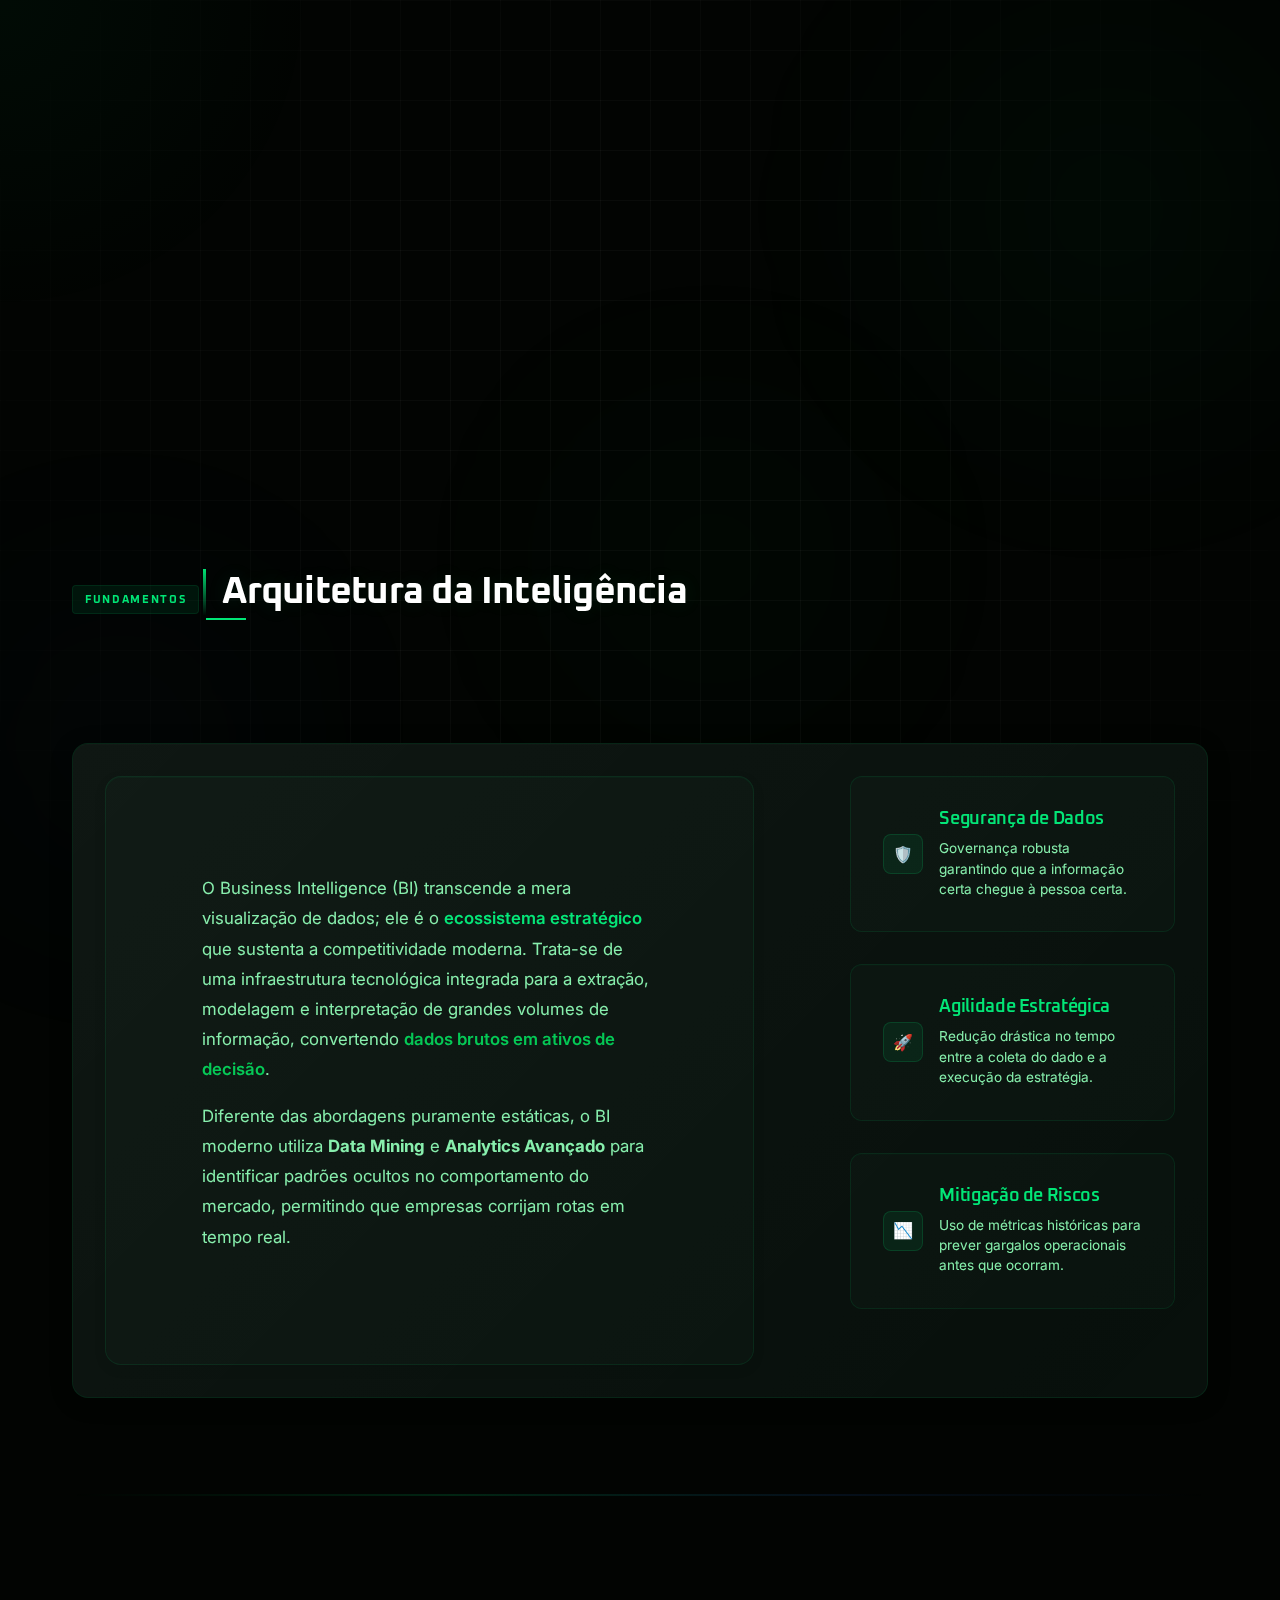
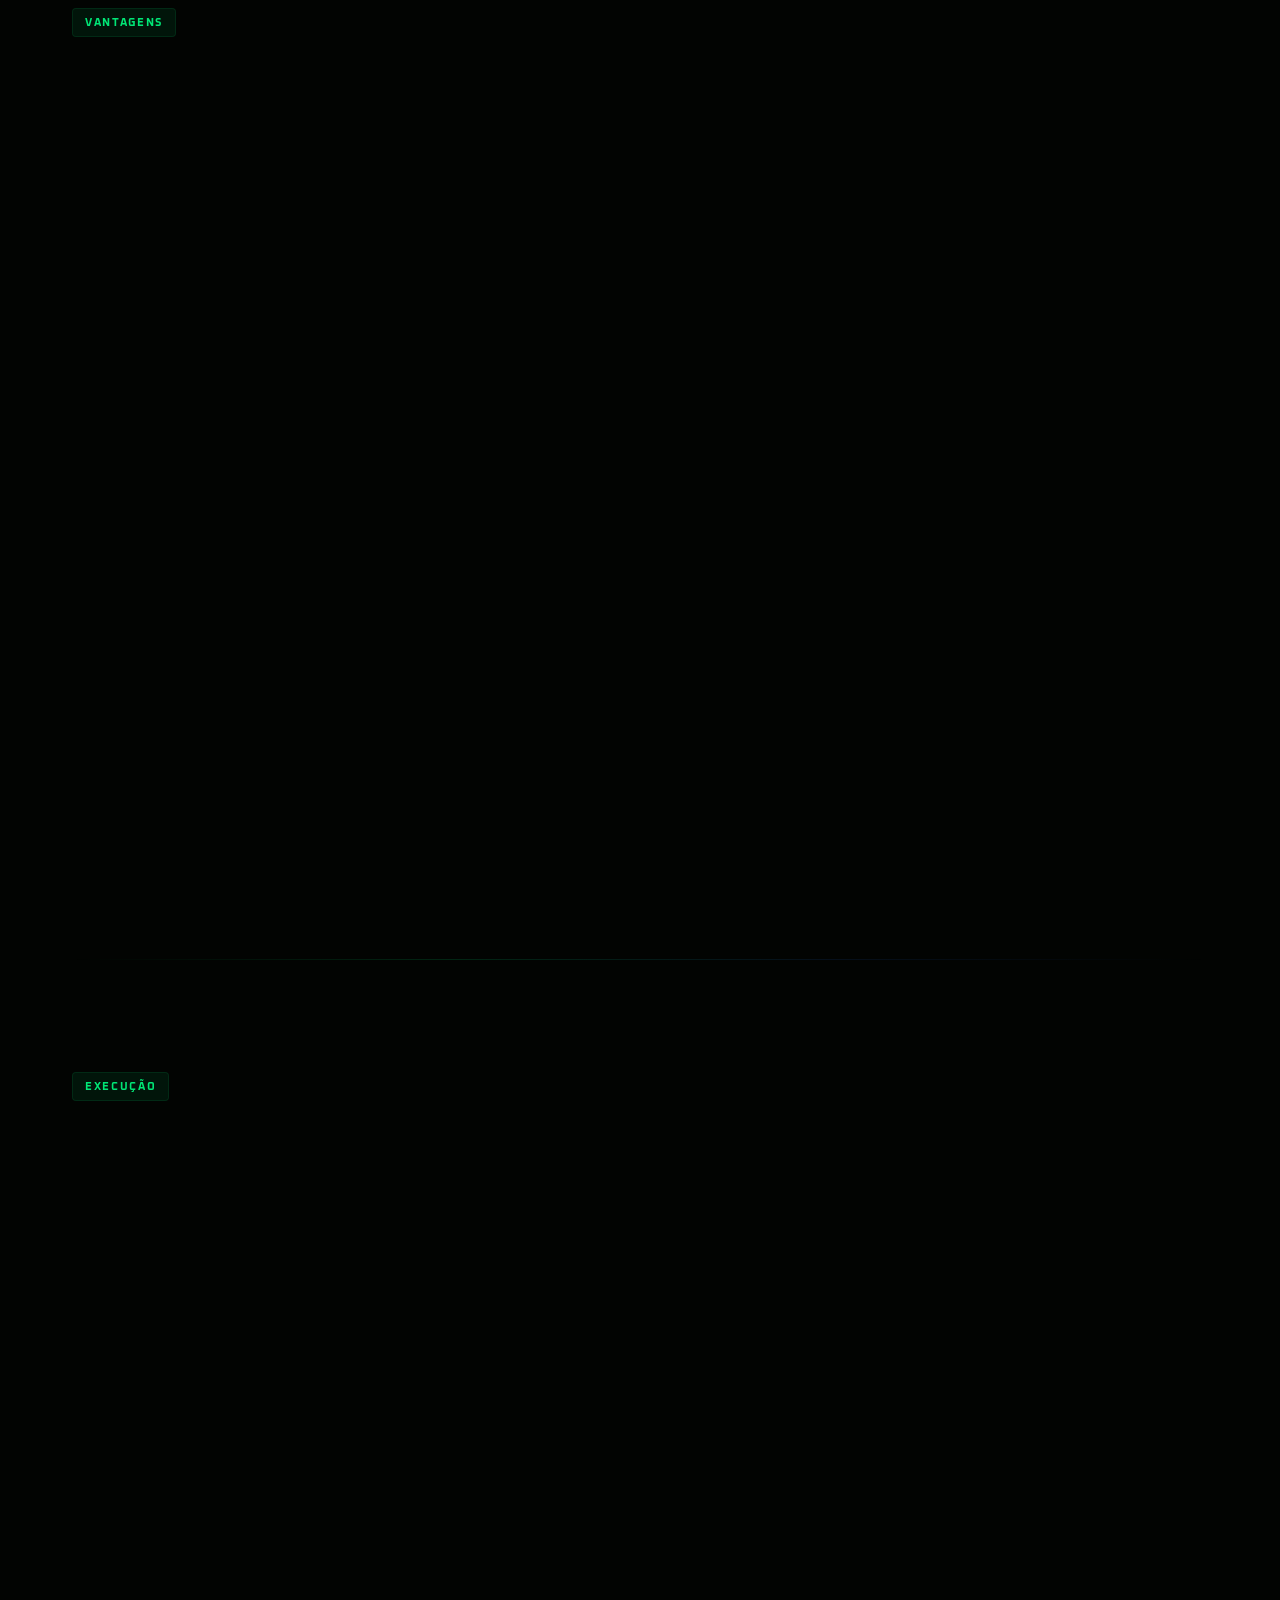
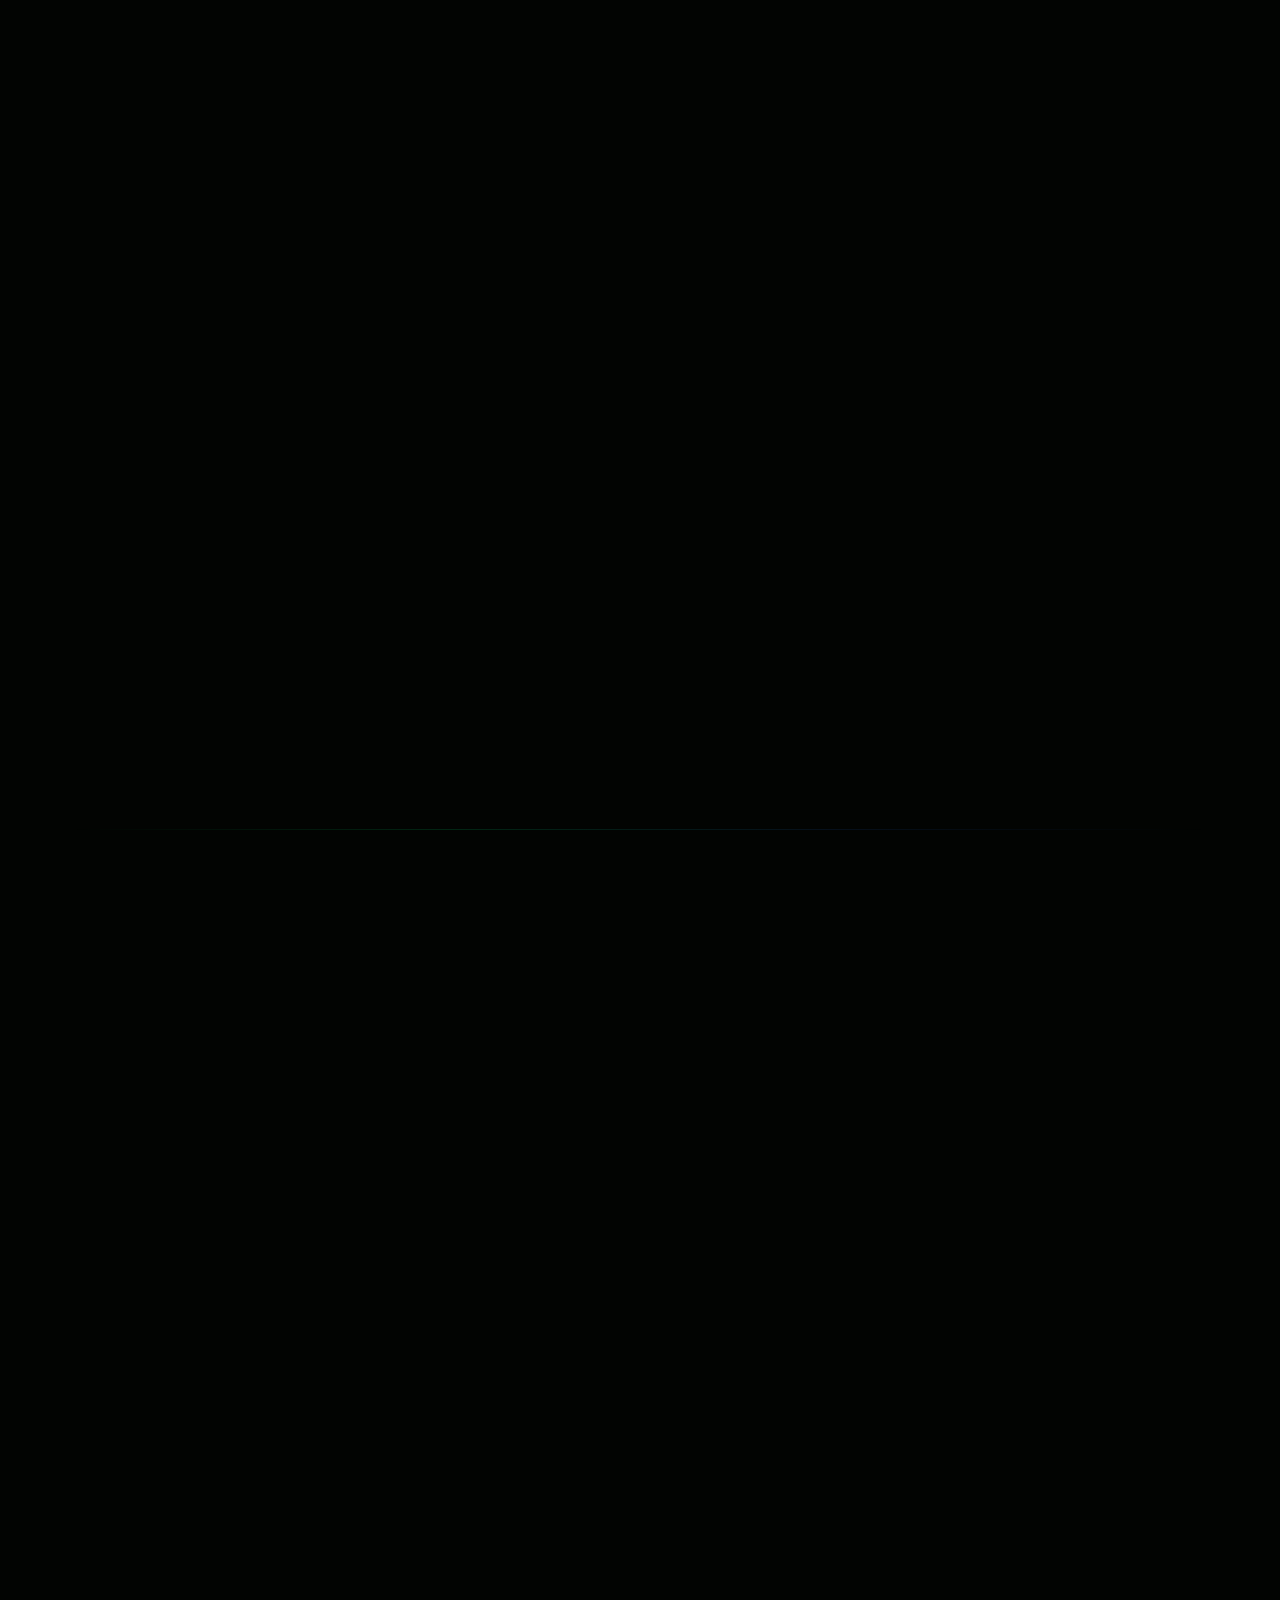
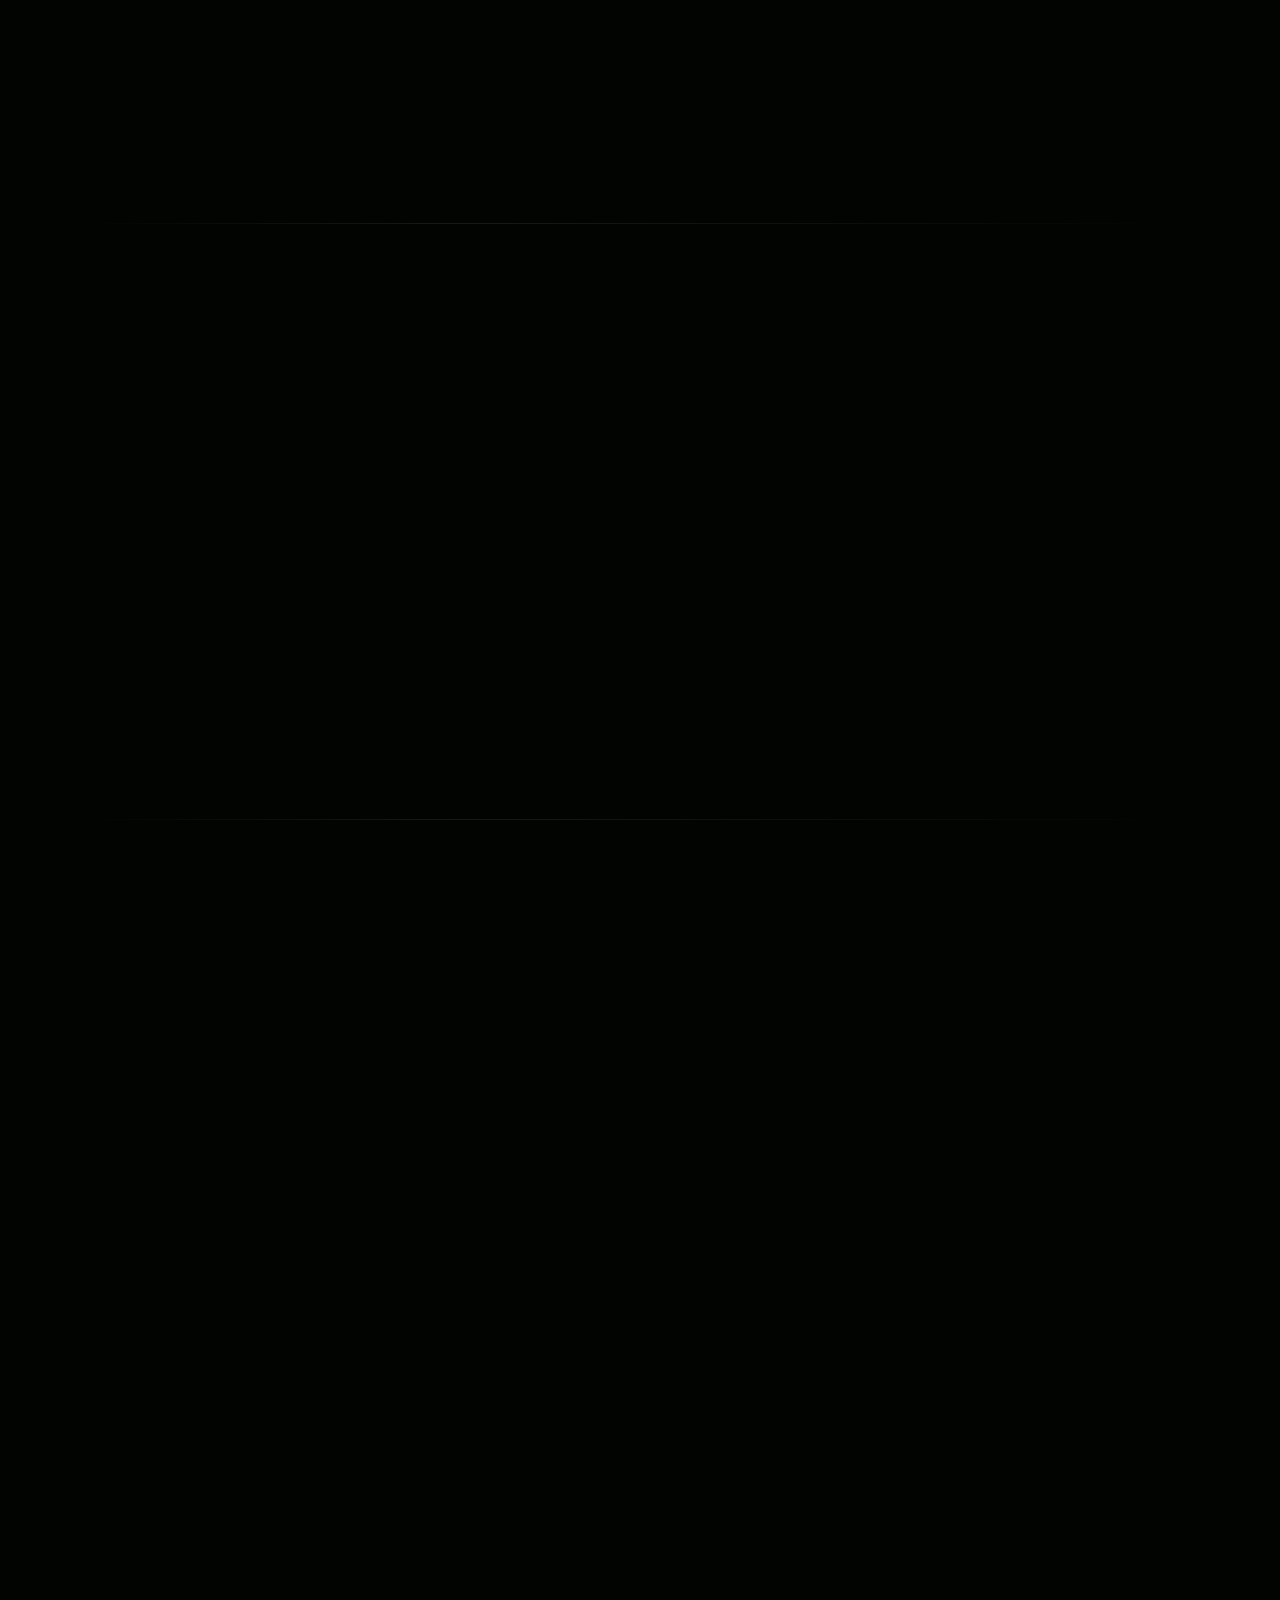
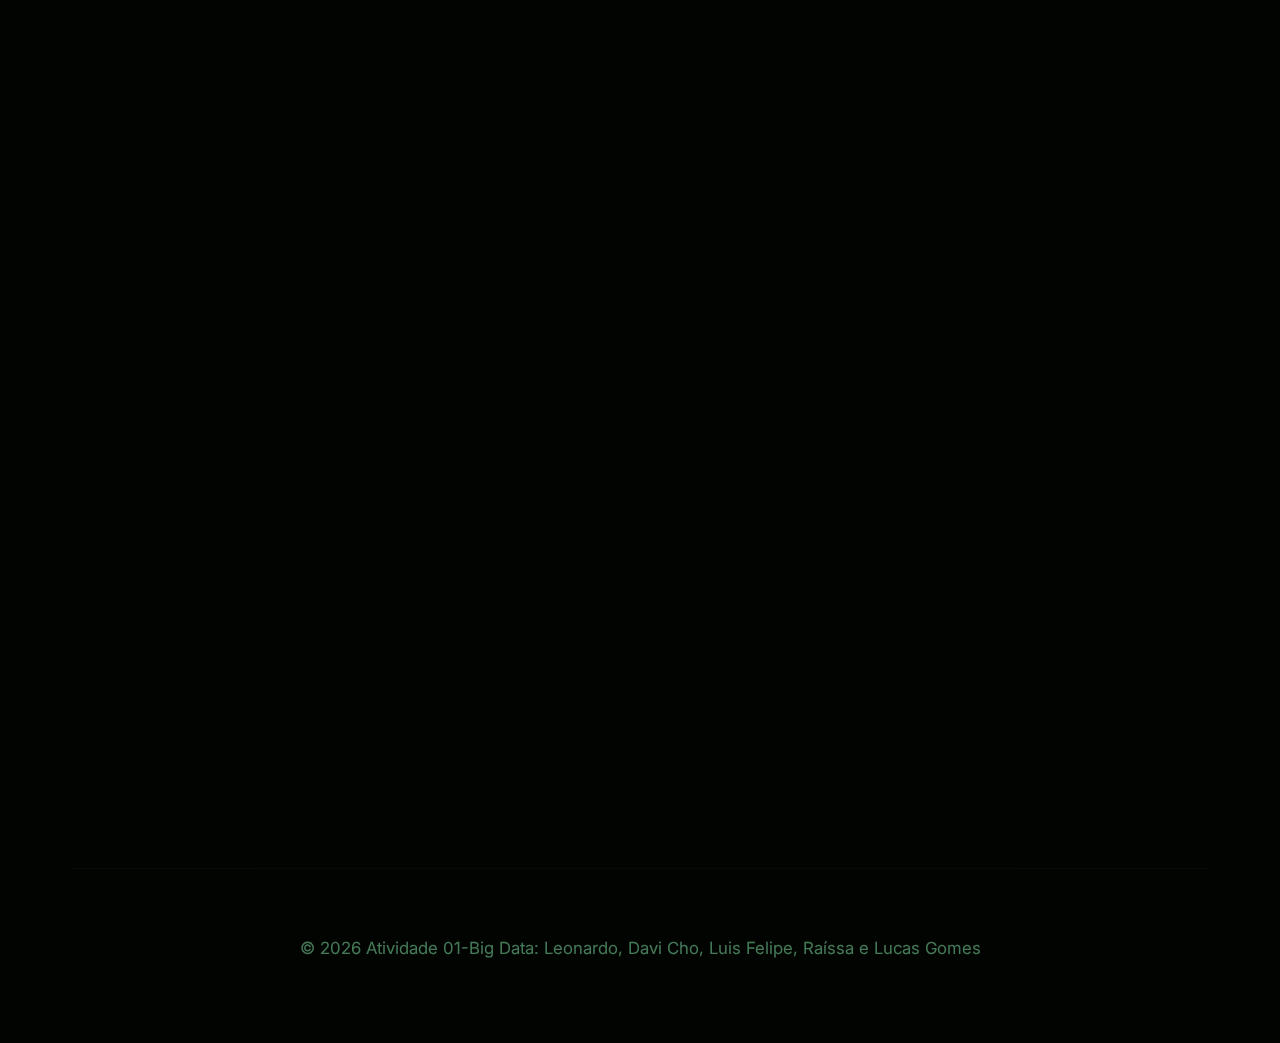
<file: HTML/index.html>
<!DOCTYPE html>
<html lang="pt-br">
<head>
    <meta charset="UTF-8">
    <meta name="viewport" content="width=device-width, initial-scale=1.0">
    <title>Business Intelligence | Estratégia Futurista</title>
    <meta name="description" content="Tudo sobre Business Intelligence: ciclo de vida dos dados, ecossistema, ferramentas de mercado e cases práticos.">
    <link rel="stylesheet" href="../CSS/style.css">
    <style>
        .tool-card.expanded { border-color: var(--accent) !important; background: rgba(0,230,118,0.08) !important; }
        .tool-card.expanded .tool-desc { max-height: 100px !important; margin-top: 0.6rem !important; }
    </style>
</head>
<body>

    <!-- Ambient Glows -->
    <div class="mouse-spotlight"></div>
    <div class="ambient-glow glow-1"></div>
    <div class="ambient-glow glow-2"></div>
    <div class="ambient-glow glow-3"></div>

    <!-- Sidebar -->
    <aside class="sidebar-utils">
        <a href="#hero" class="sidebar-btn active" data-tooltip="Início">⌂</a>
        <a href="#concept" class="sidebar-btn" data-tooltip="Conceito">★</a>
        <a href="#advantages" class="sidebar-btn" data-tooltip="Vantagens">⚡</a>
        <a href="#bi-practice" class="sidebar-btn" data-tooltip="Na Prática">◆</a>
        <a href="#analysis-types" class="sidebar-btn" data-tooltip="Análises">◈</a>
        <a href="#benefits" class="sidebar-btn" data-tooltip="Benefícios">✓</a>
        <a href="#tools" class="sidebar-btn" data-tooltip="Ferramentas">⚙</a>
        <a href="#references" class="sidebar-btn" data-tooltip="Referências">📚</a>

        <div style="height: 1px; background: linear-gradient(90deg, transparent, rgba(0,230,118,0.12), transparent); margin: 4px 6px;"></div>

        <div class="sidebar-btn" id="summary-btn" data-tooltip="Resumo Completo">📝</div>
        <div class="sidebar-btn" id="share-btn" data-tooltip="Copiar Link">🔗</div>
        <div class="sidebar-btn" id="focus-toggle" data-tooltip="Modo Foco">👁</div>
    </aside>

    <!-- Summary Modal -->
    <div id="summary-modal" class="modal-overlay">
        <div class="modal-content glass-card">
            <button id="close-modal" class="close-btn">&times;</button>
            <h2>Resumo Executivo: Business Intelligence</h2>

            <div class="summary-body">
                <h3>1. O Que é BI?</h3>
                <p>BI descreve processos, técnicas e ferramentas para coleta, processamento e análise de dados, gerando insights que auxiliam na tomada de decisões empresariais.</p>

                <h3>2. Como o BI Funciona</h3>
                <ul>
                    <li><strong>Coleta:</strong> Seleção diversa de dados em fontes internas e externas.</li>
                    <li><strong>Organização:</strong> Agregar diferentes tipos de dados em um local centralizado.</li>
                    <li><strong>Processamento:</strong> Mineração de dados para obter informações úteis.</li>
                    <li><strong>Visualização:</strong> Apresentação em dashboards para entendimento prático.</li>
                    <li><strong>Decisão:</strong> Insights usados para tomada de decisões estratégicas.</li>
                </ul>

                <h3>3. Vantagens do BI</h3>
                <p>O BI se destaca por sua simplicidade e acessibilidade, sendo essencial para a tomada de decisões estratégicas em todas as empresas.</p>
            </div>
        </div>
    </div>

    <main class="container">

        <!-- ==================== HERO ==================== -->
        <header id="hero" class="hero-section">
            <h1 class="animate-enter">BUSINESS INTELLIGENCE</h1>
            <p class="subtitle animate-enter delay-100">Decifrando o Futuro através da Inteligência de Dados</p>
            <div class="hero-decoration animate-enter delay-200"></div>
        </header>

        <!-- ==================== CONCEITO ==================== -->
        <section id="concept" class="section-block reveal">
            <span class="section-label">Fundamentos</span>
            <h2>Arquitetura da Inteligência</h2>
            <div class="glass-card concept-grid">
                <div class="concept-main">
                    <p class="definition-text">
                        O Business Intelligence (BI) transcende a mera visualização de dados; ele é o <span class="highlight">ecossistema estratégico</span> que sustenta a competitividade moderna. Trata-se de uma infraestrutura tecnológica integrada para a extração, modelagem e interpretação de grandes volumes de informação, convertendo <span class="highlight-success">dados brutos em ativos de decisão</span>.
                    </p>
                    <p class="detail-text">
                        Diferente das abordagens puramente estáticas, o BI moderno utiliza <strong>Data Mining</strong> e <strong>Analytics Avançado</strong> para identificar padrões ocultos no comportamento do mercado, permitindo que empresas corrijam rotas em tempo real.
                    </p>
                </div>
                
                <div class="concept-features">
                    <div class="feature-item">
                        <div class="feature-icon">🛡️</div>
                        <div>
                            <h4>Segurança de Dados</h4>
                            <p>Governança robusta garantindo que a informação certa chegue à pessoa certa.</p>
                        </div>
                    </div>
                    <div class="feature-item">
                        <div class="feature-icon">🚀</div>
                        <div>
                            <h4>Agilidade Estratégica</h4>
                            <p>Redução drástica no tempo entre a coleta do dado e a execução da estratégia.</p>
                        </div>
                    </div>
                    <div class="feature-item">
                        <div class="feature-icon">📉</div>
                        <div>
                            <h4>Mitigação de Riscos</h4>
                            <p>Uso de métricas históricas para prever gargalos operacionais antes que ocorram.</p>
                        </div>
                    </div>
                </div>
            </div>
        </section>

        <hr class="section-divider">

    </main>

    <div class="container classic-layout">

        <hr class="section-divider">

        <!-- ==================== VANTAGENS DO BI ==================== -->
        <section id="advantages" class="section-block">
            <span class="section-label">Vantagens</span>
            <h2 class="reveal">Por que usar BI?</h2>
            <div class="glass-card reveal">
                <p class="definition-text">
                    Em relação às outras áreas de dados, o BI se destaca por sua <span class="highlight">simplicidade</span>. Isso o torna <span class="highlight-success">acessível à maior parte dos integrantes de uma empresa</span>. Além disso, ele é praticamente a parte essencial para a tomada de decisões estratégicas em todas as empresas hoje em dia.
                </p>
            </div>

            <div class="grid-2-col stagger-children" style="margin-top: var(--spacing-md); display: grid; grid-template-columns: repeat(2, 1fr); gap: var(--spacing-md);">
                <div class="glass-card card-hover reveal stagger-item">
                    <h3 class="card-title">📊 BI vs Big Data</h3>
                    <p>Enquanto o Big Data foca na ingestão e processamento de petabytes de dados não estruturados (os 5 Vs), o <strong>BI foca na precisão e relevância</strong>. O BI converte volumes massivos em dashboards acionáveis, permitindo que a liderança visualize métricas críticas (KPIs) sem a necessidade de clusters complexos de Hadoop ou Spark para o consumo final.</p>
                </div>
                <div class="glass-card card-hover reveal stagger-item">
                    <h3 class="card-title">🚀 BI vs Data Science</h3>
                    <p>Data Science é exploratório, focado em modelos probabilísticos e IA. O <strong>BI é confirmatório e operacional</strong>. Ele fornece a base de verdade única da empresa, estruturando o passado e o presente para que a Ciência de Dados possa, então, aplicar algoritmos preditivos sobre dados já saneados e confiáveis.</p>
                </div>
                <div class="glass-card card-hover reveal stagger-item">
                    <h3 class="card-title">🏗️ BI vs Data Warehouse</h3>
                    <p>O DW é o alicerce técnico — um repositório otimizado para leitura. O <strong>BI é a camada de inteligência</strong> que respira sobre esses dados. Um Warehouse sem BI é um depósito silencioso; o BI é a interface que interroga esse depósito para gerar valor financeiro e operacional real.</p>
                </div>
                <div class="glass-card card-hover reveal stagger-item">
                    <h3 class="card-title">💧 BI vs Data Lake</h3>
                    <p>Data Lakes são amplos e flexíveis, mas propensos ao caos (Data Swamps). O <strong>BI atua como a refinaria</strong>, aplicando regras de negócio e governança. Ele garante que o usuário final receba "água potável" (dados limpos) em vez de navegar em um oceano de dados crus e desconexos.</p>
                </div>
            </div>
        </section>

        <hr class="section-divider">

        <!-- ==================== BI NA PRÁTICA ==================== -->
        <section id="bi-practice" class="section-block">
            <span class="section-label">Execução</span>
            <h2 class="reveal">O BI no Mundo Real</h2>
            <p class="reveal" style="color: var(--text-muted); margin-bottom: var(--spacing-md); font-size: 0.95rem;">Como o Business Intelligence funciona no dia a dia das empresas</p>

            <div class="glass-card reveal" style="margin-bottom: var(--spacing-md);">
                <h3 class="card-title" style="margin-bottom: 1rem;">⚙️ O Processo do BI em 5 Etapas</h3>
                <p style="margin-bottom: 1.2rem;">Podemos dividir o processo do BI em 5 partes principais:</p>
                <div style="display: grid; grid-template-columns: repeat(auto-fit, minmax(180px, 1fr)); gap: 1rem;">
                    <div style="text-align: center; padding: 1rem; border-radius: 12px; background: rgba(0,230,118,0.05); border: 1px solid rgba(0,230,118,0.1);">
                        <div style="font-size: 1.8rem; margin-bottom: 0.5rem;">📥</div>
                        <strong style="color: var(--accent);">1. Coleta</strong>
                        <p style="font-size: 0.85rem; margin-top: 0.5rem;">Seleção de dados em fontes internas (bancos de dados) e externas (pesquisas, entrevistas).</p>
                    </div>
                    <div style="text-align: center; padding: 1rem; border-radius: 12px; background: rgba(0,230,118,0.05); border: 1px solid rgba(0,230,118,0.1);">
                        <div style="font-size: 1.8rem; margin-bottom: 0.5rem;">🗂️</div>
                        <strong style="color: var(--accent);">2. Organização</strong>
                        <p style="font-size: 0.85rem; margin-top: 0.5rem;">Dados agregados em um local centralizado, do Data Mart às plataformas de nuvem.</p>
                    </div>
                    <div style="text-align: center; padding: 1rem; border-radius: 12px; background: rgba(0,230,118,0.05); border: 1px solid rgba(0,230,118,0.1);">
                        <div style="font-size: 1.8rem; margin-bottom: 0.5rem;">⛏️</div>
                        <strong style="color: var(--accent);">3. Processamento</strong>
                        <p style="font-size: 0.85rem; margin-top: 0.5rem;">Mineração de dados: inter-relacionar e analisar para gerar informações úteis.</p>
                    </div>
                    <div style="text-align: center; padding: 1rem; border-radius: 12px; background: rgba(0,230,118,0.05); border: 1px solid rgba(0,230,118,0.1);">
                        <div style="font-size: 1.8rem; margin-bottom: 0.5rem;">📊</div>
                        <strong style="color: var(--accent);">4. Visualização</strong>
                        <p style="font-size: 0.85rem; margin-top: 0.5rem;">Dados apresentados em dashboards para entendimento prático e simples.</p>
                    </div>
                    <div style="text-align: center; padding: 1rem; border-radius: 12px; background: rgba(0,230,118,0.05); border: 1px solid rgba(0,230,118,0.1);">
                        <div style="font-size: 1.8rem; margin-bottom: 0.5rem;">🎯</div>
                        <strong style="color: var(--accent);">5. Decisão</strong>
                        <p style="font-size: 0.85rem; margin-top: 0.5rem;">Insights usados para tomada de decisões estratégicas da empresa.</p>
                    </div>
                </div>
            </div>

            <div class="glass-card reveal" style="margin-bottom: var(--spacing-md);">
                <h3 class="card-title" style="margin-bottom: 1rem;">🔗 Explore na Prática</h3>
                <div style="display: grid; grid-template-columns: repeat(auto-fit, minmax(250px, 1fr)); gap: 1rem;">
                    <a href="https://powerbi.microsoft.com/pt-br/guidedtour/power-platform/power-bi/3/5" target="_blank" rel="noopener" style="display: block; padding: 1.2rem; border-radius: 12px; background: rgba(0,230,118,0.05); border: 1px solid rgba(0,230,118,0.15); text-decoration: none; color: inherit; transition: all 0.3s ease;" onmouseover="this.style.borderColor='var(--accent)';this.style.background='rgba(0,230,118,0.1)'" onmouseout="this.style.borderColor='rgba(0,230,118,0.15)';this.style.background='rgba(0,230,118,0.05)'">
                        <div style="font-size: 1.5rem; margin-bottom: 0.5rem;">🖥️</div>
                        <strong style="color: var(--accent);">Tour pelo Power BI</strong>
                        <p style="font-size: 0.85rem; margin-top: 0.5rem; color: var(--text-muted);">Veja como o Power BI funciona na prática com o tour guiado oficial da Microsoft.</p>
                    </a>
                    <a href="https://docs.google.com/spreadsheets/d/196a0djlsS9rkIyYKj4IztD77ayXoZOmONtyjsYtoshw/edit?usp=sharing" target="_blank" rel="noopener" style="display: block; padding: 1.2rem; border-radius: 12px; background: rgba(0,230,118,0.05); border: 1px solid rgba(0,230,118,0.15); text-decoration: none; color: inherit; transition: all 0.3s ease;" onmouseover="this.style.borderColor='var(--accent)';this.style.background='rgba(0,230,118,0.1)'" onmouseout="this.style.borderColor='rgba(0,230,118,0.15)';this.style.background='rgba(0,230,118,0.05)'">
                        <div style="font-size: 1.5rem; margin-bottom: 0.5rem;">📋</div>
                        <strong style="color: var(--accent);">Planilha de Exemplos de BI</strong>
                        <p style="font-size: 0.85rem; margin-top: 0.5rem; color: var(--text-muted);">Veja exemplos reais de empresas que utilizam Business Intelligence no dia a dia.</p>
                    </a>
                </div>
            </div>
            <div class="glass-card reveal">
                <h3 class="card-title" style="margin-bottom: 1rem;">🎓 Onde Aprender e Praticar BI</h3>
                <p style="margin-bottom: 1.2rem;">Plataformas recomendadas para começar a aprender e mexer com BI:</p>
                <div style="display: grid; grid-template-columns: repeat(auto-fit, minmax(250px, 1fr)); gap: 1rem;">
                    <div style="padding: 1rem; border-radius: 12px; background: rgba(0,230,118,0.03); border: 1px solid rgba(0,230,118,0.08);">
                        <h4 style="color: var(--accent); margin-bottom: 0.5rem;">Microsoft Learn</h4>
                        <p style="font-size: 0.9rem;">O melhor lugar para aprender <strong>Power BI</strong> (a ferramenta mais usada no mundo). Trilhas gratuitas do iniciante ao avançado, incluindo uso do Copilot.</p>
                    </div>
                    <div style="padding: 1rem; border-radius: 12px; background: rgba(0,230,118,0.03); border: 1px solid rgba(0,230,118,0.08);">
                        <h4 style="color: var(--accent); margin-bottom: 0.5rem;">Data Science Academy</h4>
                        <p style="font-size: 0.9rem;">Curso gratuito "Microsoft Power BI Para Business Intelligence e Data Science" — muito reconhecido no Brasil.</p>
                    </div>
                    <div style="padding: 1rem; border-radius: 12px; background: rgba(0,230,118,0.03); border: 1px solid rgba(0,230,118,0.08);">
                        <h4 style="color: var(--accent); margin-bottom: 0.5rem;">Google Skillshop</h4>
                        <p style="font-size: 0.9rem;">Treinamentos gratuitos para aprender <strong>Looker Studio</strong>, a ferramenta de BI do Google, ideal para iniciantes.</p>
                    </div>
                    <div style="padding: 1rem; border-radius: 12px; background: rgba(0,230,118,0.03); border: 1px solid rgba(0,230,118,0.08);">
                        <h4 style="color: var(--accent); margin-bottom: 0.5rem;">Santander Open Academy</h4>
                        <p style="font-size: 0.9rem;">Bolsas para cursos de análise de dados e BI em parceria com a Alura e universidades renomadas.</p>
                    </div>
                </div>
            </div>
        </section>

        <hr class="section-divider">

        <!-- ==================== BENEFÍCIOS ==================== -->
        <section id="benefits" class="section-block">
            <h2 class="reveal">Benefícios do BI</h2>
            <div class="grid-3 stagger-children">
                <div class="glass-card card-hover reveal stagger-item">
                    <div class="benefit-icon">⚡</div>
                    <h3 class="card-title">Eficiência Operacional</h3>
                    <p>Otimização de fluxos de trabalho através da automação de processos analíticos, reduzindo gargalos humanos e erros de processamento manual.</p>
                </div>
                <div class="glass-card card-hover reveal stagger-item">
                    <div class="benefit-icon">📊</div>
                    <h3 class="card-title">Decisões Empíricas</h3>
                    <p>Substituição da intuição por evidências estatísticas sólidas, garantindo decisões de alto impacto fundamentadas em padrões de dados reitificáveis.</p>
                </div>
                <div class="glass-card card-hover reveal stagger-item">
                    <div class="benefit-icon">🎯</div>
                    <h3 class="card-title">Monitoramento Real-Time</h3>
                    <p>Acesso imediato a métricas críticas de desempenho (KPIs), permitindo uma visão holística e instantânea da saúde corporativa.</p>
                </div>
                <div class="glass-card card-hover reveal stagger-item">
                    <div class="benefit-icon">📈</div>
                    <h3 class="card-title">Agilidade de Resposta</h3>
                    <p>Capacidade de pivotar estratégias rapidamente frente a mudanças voláteis do mercado, baseando-se em alertas preditivos e automáticos.</p>
                </div>
                <div class="glass-card card-hover reveal stagger-item">
                    <div class="benefit-icon">🔮</div>
                    <h3 class="card-title">Vantagem Competitiva</h3>
                    <p>Identificação precoce de tendências emergentes e comportamentos de consumo, permitindo que a empresa preceda a concorrência.</p>
                </div>
            </div>
        </section>

        <hr class="section-divider">

        <!-- ==================== TIPOS DE ANÁLISE ==================== -->
        <section id="analysis-types" class="section-block">
            <h2 class="reveal">Tipos de Análise de Dados</h2>
            <div class="analysis-flow stagger-children">
                <div class="analysis-card reveal stagger-item" onclick="this.classList.toggle('expanded')">
                    <div class="card-number">01</div>
                    <h3>Descritiva</h3>
                    <p class="card-question">"O que aconteceu?"</p>
                    <p>Foca no retrospecto histórico. Utiliza mineração de dados e agregação para fornecer contexto sobre eventos passados.</p>
                    <div class="expand-content">
                        <p><strong>Detalhes:</strong> Envolve o uso de dashboards, scorecards e relatórios financeiros. Essencial para entender o market share e a saúde financeira atual vs períodos anteriores.</p>
                    </div>
                    <span class="expand-hint">▸ clique para expandir</span>
                </div>
                <div class="analysis-card reveal stagger-item" onclick="this.classList.toggle('expanded')">
                    <div class="card-number">02</div>
                    <h3>Diagnóstica</h3>
                    <p class="card-question">"Por que aconteceu?"</p>
                    <p>Aprofunda-se nas causas raízes através de drill-down e correlações de dados entre diferentes setores.</p>
                    <div class="expand-content">
                        <p><strong>Detalhes:</strong> Identifica anomalias e dependências. Se a Descritiva mostra uma queda, a Diagnóstica revela se foi por sazonalidade, falha logística ou mudança no pricing da concorrência.</p>
                    </div>
                    <span class="expand-hint">▸ clique para expandir</span>
                </div>
                <div class="analysis-card reveal stagger-item" onclick="this.classList.toggle('expanded')">
                    <div class="card-number">03</div>
                    <h3>Preditiva</h3>
                    <p class="card-question">"O que vai acontecer?"</p>
                    <p>Utiliza estatística e modelos de machine learning para projetar cenários futuros com base em tendências sólidas.</p>
                    <div class="expand-content">
                        <p><strong>Detalhes:</strong> Crucial para o planejamento de estoque, previsão de demanda (Demand Forecasting) e identificação de tendências de churn de clientes antes que eles saiam.</p>
                    </div>
                    <span class="expand-hint">▸ clique para expandir</span>
                </div>
                <div class="analysis-card reveal stagger-item" onclick="this.classList.toggle('expanded')">
                    <div class="card-number">04</div>
                    <h3>Prescritiva</h3>
                    <p class="card-question">"O que devemos fazer?"</p>
                    <p>O ápice da maturidade analítica. Sugere caminhos automáticos e otimizações de recursos em tempo real.</p>
                    <div class="expand-content">
                        <p><strong>Detalhes:</strong> Atua como um consultor digital. Pode sugerir o redirecionamento de verba de marketing para canais mais eficientes ou o reajuste dinâmico de preços (Dynamic Pricing).</p>
                    </div>
                    <span class="expand-hint">▸ clique para expandir</span>
                </div>
            </div>
        </section>

        <hr class="section-divider">

        <!-- ==================== FERRAMENTAS ==================== -->
        <section id="tools" class="section-block tools-section">
            <h2 class="reveal">Ferramentas de Mercado</h2>
            <p class="reveal" style="color: var(--text-muted); margin-bottom: var(--spacing-md); font-size: 0.95rem;">🖥️ Clique em cada ferramenta para saber mais (Total: 15 Ferramentas)</p>

            <div class="glass-card reveal" style="margin-bottom: var(--spacing-md);">
                <div class="category-label">📊 Visualização & Análise</div>
                <div class="tools-grid" style="display: grid; grid-template-columns: repeat(auto-fit, minmax(180px, 1fr)); gap: 0.75rem;">
                    <div class="tool-card" onclick="this.classList.toggle('expanded')" style="cursor: pointer; padding: 1rem; border-radius: 10px; background: rgba(0,230,118,0.04); border: 1px solid rgba(0,230,118,0.1); transition: all 0.3s ease;">
                        <div style="display: flex; align-items: center; gap: 0.5rem;"><span class="tool-dot" style="width:8px;height:8px;border-radius:50%;background:var(--accent);display:inline-block;"></span><strong>Power BI</strong></div>
                        <p class="tool-desc" style="max-height:0;overflow:hidden;transition:max-height 0.3s ease;font-size:0.85rem;margin-top:0;">Líder da Microsoft. Integração total com o ecossistema Office e Azure.</p>
                    </div>
                    <div class="tool-card" onclick="this.classList.toggle('expanded')" style="cursor: pointer; padding: 1rem; border-radius: 10px; background: rgba(0,230,118,0.04); border: 1px solid rgba(0,230,118,0.1); transition: all 0.3s ease;">
                        <div style="display: flex; align-items: center; gap: 0.5rem;"><span class="tool-dot" style="width:8px;height:8px;border-radius:50%;background:var(--accent);display:inline-block;"></span><strong>Tableau</strong></div>
                        <p class="tool-desc" style="max-height:0;overflow:hidden;transition:max-height 0.3s ease;font-size:0.85rem;margin-top:0;">Referência em visualização intuitiva e storytelling de dados complexos.</p>
                    </div>
                    <div class="tool-card" onclick="this.classList.toggle('expanded')" style="cursor: pointer; padding: 1rem; border-radius: 10px; background: rgba(0,230,118,0.04); border: 1px solid rgba(0,230,118,0.1); transition: all 0.3s ease;">
                        <div style="display: flex; align-items: center; gap: 0.5rem;"><span class="tool-dot" style="width:8px;height:8px;border-radius:50%;background:var(--accent);display:inline-block;"></span><strong>Looker Studio</strong></div>
                        <p class="tool-desc" style="max-height:0;overflow:hidden;transition:max-height 0.3s ease;font-size:0.85rem;margin-top:0;">Ferramenta focada em nuvem do Google, ideal para marketing e SEO.</p>
                    </div>
                    <div class="tool-card" onclick="this.classList.toggle('expanded')" style="cursor: pointer; padding: 1rem; border-radius: 10px; background: rgba(0,230,118,0.04); border: 1px solid rgba(0,230,118,0.1); transition: all 0.3s ease;">
                        <div style="display: flex; align-items: center; gap: 0.5rem;"><span class="tool-dot" style="width:8px;height:8px;border-radius:50%;background:var(--accent);display:inline-block;"></span><strong>Qlik Sense</strong></div>
                        <p class="tool-desc" style="max-height:0;overflow:hidden;transition:max-height 0.3s ease;font-size:0.85rem;margin-top:0;">Motor associativo que conecta dados sem a necessidade de pré-processamento.</p>
                    </div>
                    <div class="tool-card" onclick="this.classList.toggle('expanded')" style="cursor: pointer; padding: 1rem; border-radius: 10px; background: rgba(0,230,118,0.04); border: 1px solid rgba(0,230,118,0.1); transition: all 0.3s ease;">
                        <div style="display: flex; align-items: center; gap: 0.5rem;"><span class="tool-dot" style="width:8px;height:8px;border-radius:50%;background:var(--accent);display:inline-block;"></span><strong>Metabase</strong></div>
                        <p class="tool-desc" style="max-height:0;overflow:hidden;transition:max-height 0.3s ease;font-size:0.85rem;margin-top:0;">Solução open-source simples para democratização de SQL em times ágeis.</p>
                    </div>
                </div>
            </div>

            <div class="glass-card reveal" style="margin-bottom: var(--spacing-md);">
                <div class="category-label">🗄️ Armazenamento & Processamento</div>
                <div class="tools-grid" style="display: grid; grid-template-columns: repeat(auto-fit, minmax(180px, 1fr)); gap: 0.75rem;">
                    <div class="tool-card" onclick="this.classList.toggle('expanded')" style="cursor: pointer; padding: 1rem; border-radius: 10px; background: rgba(59,130,246,0.04); border: 1px solid rgba(59,130,246,0.1); transition: all 0.3s ease;">
                        <div style="display: flex; align-items: center; gap: 0.5rem;"><span style="width:8px;height:8px;border-radius:50%;background:#3b82f6;display:inline-block;"></span><strong>BigQuery</strong></div>
                        <p class="tool-desc" style="max-height:0;overflow:hidden;transition:max-height 0.3s ease;font-size:0.85rem;margin-top:0;">Data Warehouse serverless do Google para análise massiva de dados.</p>
                    </div>
                    <div class="tool-card" onclick="this.classList.toggle('expanded')" style="cursor: pointer; padding: 1rem; border-radius: 10px; background: rgba(59,130,246,0.04); border: 1px solid rgba(59,130,246,0.1); transition: all 0.3s ease;">
                        <div style="display: flex; align-items: center; gap: 0.5rem;"><span style="width:8px;height:8px;border-radius:50%;background:#3b82f6;display:inline-block;"></span><strong>Snowflake</strong></div>
                        <p class="tool-desc" style="max-height:0;overflow:hidden;transition:max-height 0.3s ease;font-size:0.85rem;margin-top:0;">Nuvem de dados nativa que escala armazenamento e processamento separadamente.</p>
                    </div>
                    <div class="tool-card" onclick="this.classList.toggle('expanded')" style="cursor: pointer; padding: 1rem; border-radius: 10px; background: rgba(59,130,246,0.04); border: 1px solid rgba(59,130,246,0.1); transition: all 0.3s ease;">
                        <div style="display: flex; align-items: center; gap: 0.5rem;"><span style="width:8px;height:8px;border-radius:50%;background:#3b82f6;display:inline-block;"></span><strong>Amazon Redshift</strong></div>
                        <p class="tool-desc" style="max-height:0;overflow:hidden;transition:max-height 0.3s ease;font-size:0.85rem;margin-top:0;">Solução da AWS para petabytes de dados em arquitetura colunar rápida.</p>
                    </div>
                    <div class="tool-card" onclick="this.classList.toggle('expanded')" style="cursor: pointer; padding: 1rem; border-radius: 10px; background: rgba(59,130,246,0.04); border: 1px solid rgba(59,130,246,0.1); transition: all 0.3s ease;">
                        <div style="display: flex; align-items: center; gap: 0.5rem;"><span style="width:8px;height:8px;border-radius:50%;background:#3b82f6;display:inline-block;"></span><strong>Azure Synapse</strong></div>
                        <p class="tool-desc" style="max-height:0;overflow:hidden;transition:max-height 0.3s ease;font-size:0.85rem;margin-top:0;">Convergência de big data e analytics corporativo no ambiente Microsoft Azure.</p>
                    </div>
                    <div class="tool-card" onclick="this.classList.toggle('expanded')" style="cursor: pointer; padding: 1rem; border-radius: 10px; background: rgba(59,130,246,0.04); border: 1px solid rgba(59,130,246,0.1); transition: all 0.3s ease;">
                        <div style="display: flex; align-items: center; gap: 0.5rem;"><span style="width:8px;height:8px;border-radius:50%;background:#3b82f6;display:inline-block;"></span><strong>Trino / Presto</strong></div>
                        <p class="tool-desc" style="max-height:0;overflow:hidden;transition:max-height 0.3s ease;font-size:0.85rem;margin-top:0;">Motores SQL distribuídos de alta performance para consulta em Data Lakes.</p>
                    </div>
                </div>
            </div>

            <div class="glass-card reveal">
                <div class="category-label">🔄 ETL & Integração</div>
                <div class="tools-grid" style="display: grid; grid-template-columns: repeat(auto-fit, minmax(180px, 1fr)); gap: 0.75rem;">
                    <div class="tool-card" onclick="this.classList.toggle('expanded')" style="cursor: pointer; padding: 1rem; border-radius: 10px; background: rgba(0,230,118,0.04); border: 1px solid rgba(0,230,118,0.1); transition: all 0.3s ease;">
                        <div style="display: flex; align-items: center; gap: 0.5rem;"><span class="tool-dot" style="width:8px;height:8px;border-radius:50%;background:var(--accent);display:inline-block;"></span><strong>Apache Airflow</strong></div>
                        <p class="tool-desc" style="max-height:0;overflow:hidden;transition:max-height 0.3s ease;font-size:0.85rem;margin-top:0;">Orquestrador de workflows de dados para automação de DAGs complexas.</p>
                    </div>
                    <div class="tool-card" onclick="this.classList.toggle('expanded')" style="cursor: pointer; padding: 1rem; border-radius: 10px; background: rgba(0,230,118,0.04); border: 1px solid rgba(0,230,118,0.1); transition: all 0.3s ease;">
                        <div style="display: flex; align-items: center; gap: 0.5rem;"><span class="tool-dot" style="width:8px;height:8px;border-radius:50%;background:var(--accent);display:inline-block;"></span><strong>dbt</strong></div>
                        <p class="tool-desc" style="max-height:0;overflow:hidden;transition:max-height 0.3s ease;font-size:0.85rem;margin-top:0;">Transformação de dados via SQL direto no Warehouse seguindo padrões de engenharia.</p>
                    </div>
                    <div class="tool-card" onclick="this.classList.toggle('expanded')" style="cursor: pointer; padding: 1rem; border-radius: 10px; background: rgba(0,230,118,0.04); border: 1px solid rgba(0,230,118,0.1); transition: all 0.3s ease;">
                        <div style="display: flex; align-items: center; gap: 0.5rem;"><span class="tool-dot" style="width:8px;height:8px;border-radius:50%;background:var(--accent);display:inline-block;"></span><strong>Alteryx</strong></div>
                        <p class="tool-desc" style="max-height:0;overflow:hidden;transition:max-height 0.3s ease;font-size:0.85rem;margin-top:0;">Automação de processos analíticos (APA) com interface visual intuitiva.</p>
                    </div>
                    <div class="tool-card" onclick="this.classList.toggle('expanded')" style="cursor: pointer; padding: 1rem; border-radius: 10px; background: rgba(0,230,118,0.04); border: 1px solid rgba(0,230,118,0.1); transition: all 0.3s ease;">
                        <div style="display: flex; align-items: center; gap: 0.5rem;"><span class="tool-dot" style="width:8px;height:8px;border-radius:50%;background:var(--accent);display:inline-block;"></span><strong>Informatica</strong></div>
                        <p class="tool-desc" style="max-height:0;overflow:hidden;transition:max-height 0.3s ease;font-size:0.85rem;margin-top:0;">Solução Enterprise líder em qualidade, governança e integração de dados.</p>
                    </div>
                    <div class="tool-card" onclick="this.classList.toggle('expanded')" style="cursor: pointer; padding: 1rem; border-radius: 10px; background: rgba(0,230,118,0.04); border: 1px solid rgba(0,230,118,0.1); transition: all 0.3s ease;">
                        <div style="display: flex; align-items: center; gap: 0.5rem;"><span class="tool-dot" style="width:8px;height:8px;border-radius:50%;background:var(--accent);display:inline-block;"></span><strong>Talend</strong></div>
                        <p class="tool-desc" style="max-height:0;overflow:hidden;transition:max-height 0.3s ease;font-size:0.85rem;margin-top:0;">Plataforma completa de integração que combina ETL, Big Data e API management.</p>
                    </div>
                </div>
            </div>
        </section>

        <!-- ==================== REFERÊNCIAS ==================== -->
        <section id="references" class="section-block">
            <h2 class="reveal">Referências</h2>
            <div class="glass-card reveal references-list" style="padding: 2rem;">
                <ol style="line-height: 1.8; opacity: 0.8;">
                    <li>Humby, C. (2006). "Data is the New Oil". ANA Senior Marketer's Summit.</li>
                    <li>Gartner (2021). "Gartner Glossary: Business Intelligence (BI)".</li>
                    <li>Nucleus Research (2014). "Analytics Pays Back $13.01 for Every Dollar Spent".</li>
                    <li>IBM (2023). "What is Business Intelligence?" IBM Analytics.</li>
                    <li>Laney, D. (2001). "3D Data Management: Controlling Data Volume, Velocity, and Variety". META Group.</li>
                </ol>
            </div>
        </section>

        <footer class="reveal" style="text-align: center; padding: 4rem 2rem; opacity: 0.5; font-size: 0.85rem; border-top: 1px solid rgba(255,255,255,0.05); margin-top: 4rem;">
            <p>&copy; 2026 Atividade 01-Big Data: Leonardo, Davi Cho, Luis Felipe, Raíssa e Lucas Gomes</p>
        </footer>

    </div>

    <script>
        document.addEventListener('DOMContentLoaded', () => {
            const state = {
                mouse: { x: 0, y: 0 },
                smoothMouse: { x: 0, y: 0 },
                glitch: { intensity: 0 },
                raf: null
            };

            const lirp = (a, b, n) => (1 - n) * a + n * b;

            // === 1. INTERACTION LOOP ===
            const updateUI = () => {
                state.smoothMouse.x = lirp(state.smoothMouse.x, state.mouse.x, 0.15);
                state.smoothMouse.y = lirp(state.smoothMouse.y, state.mouse.y, 0.15);

                const root = document.documentElement;
                root.style.setProperty('--mouse-x', `${state.smoothMouse.x}px`);
                root.style.setProperty('--mouse-y', `${state.smoothMouse.y}px`);

                // Update Glitch Effect
                const glitchEl = document.querySelector('.glitch');
                if (glitchEl) {
                    const shadowX = state.glitch.intensity * 5;
                    glitchEl.style.textShadow = state.glitch.intensity > 0.1 ? 
                        `${shadowX}px 0 rgba(0,255,118,0.5), -${shadowX}px 0 rgba(255,0,80,0.5)` : '';
                    state.glitch.intensity *= 0.9;
                }

                // Update Portal Scanner
                const scanner = document.querySelector('.portal-scanner');
                const practiceBox = document.querySelector('.practice-box');
                if (scanner && practiceBox && practiceBox.isHovered) {
                    const rect = practiceBox.getBoundingClientRect();
                    const x = state.mouse.x - rect.left;
                    scanner.style.left = `${x}px`;
                }
                // Update 3D Tilt for bento boxes
                document.querySelectorAll('.bento-box').forEach(box => {
                    if (box.isHovered) {
                        const tiltWrap = box.querySelector('.tilt-wrap');
                        const rect = box.getBoundingClientRect();
                        const x = state.mouse.x - rect.left;
                        const y = state.mouse.y - rect.top;
                        const centerX = rect.width / 2;
                        const centerY = rect.height / 2;
                        
                        const targetRX = (y - centerY) / 10;
                        const targetRY = (centerX - x) / 10;
                        
                        box.currentRX = lirp(box.currentRX || 0, targetRX, 0.1);
                        box.currentRY = lirp(box.currentRY || 0, targetRY, 0.1);
                        
                        tiltWrap.style.transform = `rotateX(${box.currentRX}deg) rotateY(${box.currentRY}deg) scale3d(1.03, 1.03, 1.03)`;
                    }
                });

                state.raf = requestAnimationFrame(updateUI);
            };

            // === 2. EVENT LISTENERS ===
            document.addEventListener('mousemove', (e) => {
                const dx = e.clientX - state.mouse.x;
                state.mouse.x = e.clientX;
                state.mouse.y = e.clientY;
                
                // Increase glitch intensity on fast movement
                state.glitch.intensity = Math.min(1, state.glitch.intensity + Math.abs(dx) * 0.05);
            });

            const bentoBoxes = document.querySelectorAll('.bento-box');
            bentoBoxes.forEach(box => {
                box.addEventListener('mouseenter', () => box.isHovered = true);
                box.addEventListener('mouseleave', () => {
                    box.isHovered = false;
                    const tiltWrap = box.querySelector('.tilt-wrap');
                    tiltWrap.style.transform = `rotateX(0deg) rotateY(0deg) scale3d(1, 1, 1)`;
                    box.currentRX = 0; box.currentRY = 0;
                });
            });

            // === 3. MAGNETIC EFFECT ===
            const magnets = document.querySelectorAll('.adv-item, .wheel-segment, .tool-tag, .stat-pill, .ref-links a');
            magnets.forEach(btn => {
                btn.addEventListener('mousemove', (e) => {
                    const rect = btn.getBoundingClientRect();
                    const x = e.clientX - (rect.left + rect.width / 2);
                    const y = e.clientY - (rect.top + rect.height / 2);
                    btn.style.transform = `translate(${x * 0.4}px, ${y * 0.4}px)`;
                });
                btn.addEventListener('mouseleave', () => {
                    btn.style.transform = `translate(0, 0)`;
                });
            });

            // === 4. REVEAL SYSTEM ===
            const revealObserver = new IntersectionObserver((entries) => {
                entries.forEach(entry => {
                    if (entry.isIntersecting) {
                        entry.target.classList.add('active');
                        const children = entry.target.querySelectorAll('.adv-item, .wheel-segment, .tool-tag');
                        children.forEach((child, i) => {
                            setTimeout(() => {
                                child.style.opacity = '1';
                                child.style.transform = 'translateY(0)';
                            }, i * 60);
                        });
                    }
                });
            }, { threshold: 0.1 });

            document.querySelectorAll('.reveal').forEach(el => revealObserver.observe(el));

            // Initial call to interactions loop
            state.raf = requestAnimationFrame(updateUI);
        });
    </script>
</body>
</html>
</file>
<file: CSS/style.css>
@import url('https://fonts.googleapis.com/css2?family=Oxanium:wght@400;500;600;700;800&family=Inter:wght@300;400;500;600;700&display=swap');

:root {
    /* Color Palette */
    --bg-primary: #020402;
    --bg-secondary: rgba(10, 20, 15, 0.8);
    --bg-card: rgba(10, 25, 18, 0.6);
    --accent-primary: #00E676;
    --accent-success: #00C853;
    --accent-alert: #2979FF;
    --text-primary: #F0FDF4;
    --text-secondary: #86EFAC;
    --text-muted: #6B8F7B;

    /* Effects */
    --glass-border: 1px solid rgba(0, 230, 118, 0.1);
    --glass-backdrop: blur(12px);
    --glow-spread: 80px;
    --transition-smooth: all 0.3s cubic-bezier(0.4, 0, 0.2, 1);
    --transition-bounce: all 0.4s cubic-bezier(0.2, 0.8, 0.2, 1.2);

    /* Spacing */
    --spacing-xs: 0.5rem;
    --spacing-sm: 1rem;
    --spacing-md: 2rem;
    --spacing-lg: 6rem;
    --spacing-xl: 8rem;
    --container-width: 1200px;
}

/* Global Reset */
* {
    margin: 0;
    padding: 0;
    box-sizing: border-box;
}

body {
    background-color: var(--bg-primary);
    color: var(--text-primary);
    font-family: 'Inter', -apple-system, sans-serif;
    line-height: 1.7;
    overflow-x: hidden;
    min-height: 100vh;
    font-size: 16px;
}

html {
    scroll-behavior: smooth;
}

::selection {
    background-color: var(--accent-primary);
    color: #000;
}

/* Custom Scrollbar */
::-webkit-scrollbar {
    width: 6px;
}

::-webkit-scrollbar-track {
    background: var(--bg-primary);
}

::-webkit-scrollbar-thumb {
    background: rgba(0, 230, 118, 0.2);
    border-radius: 10px;
    transition: background 0.3s ease;
}

::-webkit-scrollbar-thumb:hover {
    background: var(--accent-primary);
}

/* ===================== TYPOGRAPHY ===================== */
h1, h2, h3, h4, h5, h6 {
    font-family: 'Oxanium', 'Inter', sans-serif;
    letter-spacing: -0.02em;
    color: #fff;
    margin-bottom: var(--spacing-sm);
    line-height: 1.2;
}

h1 {
    font-size: clamp(2.5rem, 6vw, 5rem);
    font-weight: 800;
    line-height: 1.05;
    background: linear-gradient(135deg, #fff 0%, #86EFAC 25%, #00E676 50%, #86EFAC 75%, #fff 100%);
    background-size: 200% auto;
    -webkit-background-clip: text;
    background-clip: text;
    -webkit-text-fill-color: transparent;
    text-transform: uppercase;
    animation: textShimmer 4s ease-in-out infinite;
}

h2 {
    font-size: clamp(1.8rem, 3vw, 2.5rem);
    font-weight: 700;
    margin-bottom: var(--spacing-md);
    border-left: 3px solid transparent;
    border-image: linear-gradient(to bottom, var(--accent-primary), transparent) 1;
    padding-left: var(--spacing-sm);
    text-shadow: 0 0 20px rgba(0, 230, 118, 0.1);
}

h3 {
    font-size: 1.4rem;
    font-weight: 600;
    color: var(--text-primary);
}

h4 {
    font-size: 1.1rem;
    font-weight: 600;
    color: var(--accent-primary);
    margin-bottom: var(--spacing-xs);
}

p {
    color: var(--text-secondary);
    margin-bottom: var(--spacing-sm);
    font-size: 1.05rem;
    line-height: 1.8;
}

.section-label {
    display: inline-block;
    font-family: 'Oxanium', sans-serif;
    font-size: 0.7rem;
    font-weight: 700;
    text-transform: uppercase;
    letter-spacing: 0.15em;
    color: var(--accent-primary);
    background: rgba(0, 230, 118, 0.08);
    padding: 4px 12px;
    border-radius: 4px;
    margin-bottom: 0.8rem;
    border: 1px solid rgba(0, 230, 118, 0.1);
}

/* ===================== UTILITY CLASSES ===================== */
.container {
    max-width: var(--container-width);
    margin: 0 auto;
    padding: 0 var(--spacing-md);
}

.highlight {
    color: var(--accent-primary);
    font-weight: 600;
}

.highlight-success {
    color: var(--accent-success);
    font-weight: 600;
}

.highlight-blue {
    color: var(--accent-alert);
    font-weight: 600;
}

.mt-4 { margin-top: var(--spacing-md); }

/* ===================== GLASSMORPHISM ===================== */
.glass-card {
    background: var(--bg-secondary);
    backdrop-filter: var(--glass-backdrop);
    -webkit-backdrop-filter: var(--glass-backdrop);
    border: var(--glass-border);
    border-radius: 16px;
    padding: var(--spacing-md);
    transition: var(--transition-smooth);
    position: relative;
    overflow: hidden;
    box-shadow: 
        inset 0 1px 1px rgba(255, 255, 255, 0.02),
        0 4px 24px -1px rgba(0, 0, 0, 0.2);
}

.glass-card::after {
    content: '';
    position: absolute;
    inset: 0;
    background: linear-gradient(135deg, rgba(255, 255, 255, 0.03), transparent);
    pointer-events: none;
}

.glass-card::before {
    content: '';
    position: absolute;
    top: 0;
    left: -100%;
    width: 100%;
    height: 1px;
    background: linear-gradient(90deg, transparent, rgba(0, 230, 118, 0.4), transparent);
    transition: left 0.6s ease;
}

.glass-card:hover::before {
    left: 100%;
}

.card-hover:hover {
    transform: translateY(-8px);
    border-color: rgba(0, 230, 118, 0.3);
    box-shadow: 0 20px 40px -20px rgba(0, 230, 118, 0.25);
}

/* ===================== BACKGROUND EFFECTS ===================== */
/* Ambient Glows (GPU Accelerated) */
.ambient-glow {
    position: fixed;
    filter: blur(120px);
    z-index: -2;
    opacity: 0.5;
    pointer-events: none;
    will-change: transform;
}

.glow-1 {
    top: -10%; right: -10%;
    width: 600px; height: 600px;
    background: radial-gradient(circle, rgba(0, 230, 118, 0.1), transparent 70%);
    animation: drift 20s infinite alternate ease-in-out;
}

.glow-2 {
    bottom: -10%; left: -10%;
    width: 500px; height: 500px;
    background: radial-gradient(circle, rgba(59, 130, 246, 0.08), transparent 70%);
    animation: drift 15s infinite alternate ease-in-out -5s;
}

.glow-3 {
    top: 40%; left: 40%;
    width: 400px; height: 400px;
    background: radial-gradient(circle, rgba(0, 200, 83, 0.12), transparent 70%);
    animation: drift 25s infinite alternate ease-in-out -2s;
}

@keyframes drift {
    0% { transform: translate3d(0, 0, 0) rotate(0deg); }
    100% { transform: translate3d(50px, 50px, 0) rotate(10deg); }
}

/* Refined Mouse Spotlight */
.mouse-spotlight {
    position: fixed;
    top: 0; left: 0;
    width: 100vw; height: 100vh;
    pointer-events: none;
    z-index: -1;
    background: radial-gradient(
        circle 400px at var(--mouse-x) var(--mouse-y),
        rgba(0, 230, 118, 0.035),
        transparent 80%
    );
    transition: background 0.1s ease;
}

body::before {
    content: "";
    position: fixed;
    top: 0; left: 0;
    width: 100%; height: 100%;
    z-index: -2;
    background-image:
        linear-gradient(rgba(255, 255, 255, 0.03) 1px, transparent 1px),
        linear-gradient(90deg, rgba(255, 255, 255, 0.03) 1px, transparent 1px);
    background-size: 50px 50px;
    pointer-events: none;
    mask-image: radial-gradient(circle at center, black 40%, transparent 100%);
    -webkit-mask-image: radial-gradient(circle at center, black 40%, transparent 100%);
}

@keyframes float {
    0%   { transform: translate(0, 0) scale(1); }
    33%  { transform: translate(30px, -50px) scale(1.1); }
    66%  { transform: translate(-20px, 20px) scale(0.9); }
    100% { transform: translate(0, 0) scale(1); }
}

/* ===================== LAYOUT GRIDS ===================== */
.section-block {
    padding: var(--spacing-lg) 0;
}

.grid-2 {
    display: grid;
    grid-template-columns: 1fr 1fr;
    gap: var(--spacing-md);
}

.grid-3 {
    display: grid;
    grid-template-columns: repeat(3, 1fr);
    gap: var(--spacing-md);
}

.grid-4 {
    display: grid;
    grid-template-columns: repeat(4, 1fr);
    gap: var(--spacing-md);
}

.grid-5 {
    display: grid;
    grid-template-columns: repeat(5, 1fr);
    gap: var(--spacing-md);
}

/* Section Divider */
.section-divider {
    width: 100%;
    height: 1px;
    background: linear-gradient(90deg, transparent, rgba(0, 230, 118, 0.15), rgba(41, 121, 255, 0.1), transparent);
    margin: 0 auto;
    border: none;
}

/* ===================== HERO ===================== */
.hero-section {
    padding: 8rem 0 6rem;
    text-align: center;
    position: relative;
}

.subtitle {
    font-size: 1.4rem;
    font-weight: 300;
    color: var(--accent-primary);
    margin-top: var(--spacing-sm);
    font-family: 'Inter', sans-serif;
}

.hero-decoration {
    width: 1px;
    height: 80px;
    background: linear-gradient(to bottom, var(--accent-primary), transparent);
    margin: var(--spacing-md) auto 0;
}

/* ===================== CYCLE VISUALIZATION ===================== */
/* Legacy cycle styles removed */

/* ===================== CONCEPT VISUALIZATION ===================== */
.concept-grid {
    display: grid;
    grid-template-columns: 2fr 1fr; /* Main content and features */
    gap: var(--spacing-lg);
    margin-top: var(--spacing-lg);
}

.concept-main {
    background: var(--bg-secondary);
    backdrop-filter: var(--glass-backdrop);
    border: var(--glass-border);
    border-radius: 16px;
    padding: var(--spacing-lg);
    position: relative;
    overflow: hidden;
    box-shadow: inset 0 1px 1px rgba(0, 230, 118, 0.05), 0 4px 12px rgba(0, 0, 0, 0.1);
}

.concept-features {
    display: flex;
    flex-direction: column;
    gap: var(--spacing-md);
}

.feature-item {
    background: var(--bg-secondary);
    backdrop-filter: var(--glass-backdrop);
    border: var(--glass-border);
    border-radius: 12px;
    padding: var(--spacing-md);
    display: flex;
    align-items: center;
    gap: var(--spacing-sm);
    transition: var(--transition-smooth);
    box-shadow: inset 0 1px 1px rgba(0, 230, 118, 0.03);
}

.feature-item:hover {
    border-color: rgba(0, 230, 118, 0.3);
    box-shadow: 0 8px 20px -10px rgba(0, 230, 118, 0.2);
    transform: translateY(-4px);
}

.feature-icon {
    width: 40px;
    height: 40px;
    min-width: 40px;
    display: flex;
    align-items: center;
    justify-content: center;
    border-radius: 8px;
    background: rgba(0, 230, 118, 0.08);
    border: 1px solid rgba(0, 230, 118, 0.15);
}

.feature-item:hover .feature-icon {
    background: var(--accent-primary);
    color: #000;
}

.feature-item h5 {
    font-size: 1rem;
    margin: 0;
    color: var(--text-primary);
}

.feature-item p {
    font-size: 0.85rem;
    color: var(--text-secondary);
    margin: 0;
    line-height: 1.5;
}

/* ===================== COMPARISON / ECOSYSTEM ===================== */
.comparison-card {
    display: flex;
    flex-direction: column;
    height: 100%;
}

.comp-header {
    text-align: center;
    margin-bottom: var(--spacing-md);
    padding-bottom: var(--spacing-sm);
    border-bottom: 1px solid rgba(0, 230, 118, 0.05);
}

.vs {
    font-size: 0.9em;
    color: var(--text-muted);
    font-style: italic;
    margin: 0 var(--spacing-xs);
}

.comp-body {
    display: flex;
    flex-grow: 1;
}

.side {
    flex: 1;
    padding: 0 var(--spacing-sm);
}

.side.left h4 { color: var(--accent-primary); }
.side.right h4 { color: var(--accent-alert); }

.divider {
    width: 1px;
    background: rgba(0, 230, 118, 0.08);
    margin: 0 var(--spacing-xs);
}

/* ===================== 5 Vs FLIP CARDS ===================== */
.v-flip-wrapper {
    perspective: 800px;
    cursor: pointer;
    min-height: 220px;
}

.v-flip-inner {
    position: relative;
    width: 100%;
    height: 100%;
    min-height: 220px;
    transition: transform 0.6s cubic-bezier(0.4, 0, 0.2, 1);
    transform-style: preserve-3d;
}

.v-flip-wrapper.flipped .v-flip-inner {
    transform: rotateY(180deg);
}

.v-flip-front,
.v-flip-back {
    position: absolute;
    top: 0; left: 0;
    width: 100%; height: 100%;
    backface-visibility: hidden;
    -webkit-backface-visibility: hidden;
    border-radius: 16px;
    padding: var(--spacing-md) var(--spacing-sm);
    display: flex;
    flex-direction: column;
    align-items: center;
    justify-content: center;
    text-align: center;
}

.v-flip-front {
    background: var(--bg-secondary);
    backdrop-filter: var(--glass-backdrop);
    border: var(--glass-border);
    transition: border-color 0.3s, box-shadow 0.3s;
}

.v-flip-wrapper:hover .v-flip-front {
    border-color: rgba(0, 230, 118, 0.25);
    box-shadow: 0 15px 30px -10px rgba(0, 230, 118, 0.15);
}

.v-flip-back {
    background: linear-gradient(135deg, rgba(0, 230, 118, 0.1), rgba(10, 25, 18, 0.95));
    border: 1px solid rgba(0, 230, 118, 0.3);
    transform: rotateY(180deg);
    gap: var(--spacing-xs);
    padding: var(--spacing-md);
}

.v-flip-wrapper.flipped {
    filter: drop-shadow(0 0 12px rgba(0, 230, 118, 0.15));
}

.v-flip-back p {
    font-size: 0.9rem;
    color: var(--text-secondary);
    margin: 0;
    line-height: 1.6;
}

.v-back-label {
    font-family: 'Oxanium', sans-serif;
    font-size: 0.8rem;
    font-weight: 700;
    color: var(--accent-primary);
    background: rgba(0, 230, 118, 0.08);
    border: 1px solid rgba(0, 230, 118, 0.15);
    border-radius: 50px;
    padding: 4px 14px;
    margin-bottom: var(--spacing-xs);
    letter-spacing: 0.05em;
}

.flip-hint {
    font-size: 0.72rem;
    color: var(--text-muted);
    margin-top: auto;
    opacity: 0.5;
    transition: opacity 0.3s, color 0.3s;
}

.v-flip-wrapper:hover .flip-hint {
    opacity: 1;
    color: var(--accent-primary);
}

.v-flip-wrapper .v-icon {
    width: 56px;
    height: 56px;
    margin: 0 auto var(--spacing-sm);
    display: flex;
    align-items: center;
    justify-content: center;
    border-radius: 14px;
    background: rgba(0, 230, 118, 0.08);
    border: 1px solid rgba(0, 230, 118, 0.15);
    transition: var(--transition-smooth);
}

.v-flip-wrapper:hover .v-icon {
    background: rgba(0, 230, 118, 0.15);
    box-shadow: 0 0 20px rgba(0, 230, 118, 0.2);
    transform: scale(1.1);
}

.v-flip-wrapper .v-icon svg {
    width: 28px;
    height: 28px;
    stroke: var(--accent-primary);
    fill: none;
    stroke-width: 2;
    stroke-linecap: round;
    stroke-linejoin: round;
}

.v-flip-front h3 {
    font-size: 1.15rem;
    margin-bottom: var(--spacing-xs);
}

.v-flip-front p {
    font-size: 0.92rem;
    color: var(--text-muted);
    margin: 0 0 var(--spacing-xs) 0;
    line-height: 1.6;
}

/* 6th V — Controversial Highlight */
.v-controversial .v-flip-front {
    border-style: dashed;
    border-color: rgba(41, 121, 255, 0.3);
}

.v-controversial:hover .v-flip-front {
    border-color: rgba(41, 121, 255, 0.5);
    box-shadow: 0 15px 30px -10px rgba(41, 121, 255, 0.15);
}

.v-controversial .v-icon {
    background: rgba(41, 121, 255, 0.08);
    border-color: rgba(41, 121, 255, 0.15);
}

.v-controversial:hover .v-icon {
    background: rgba(41, 121, 255, 0.15);
    box-shadow: 0 0 20px rgba(41, 121, 255, 0.2);
}

.v-controversial .v-icon svg {
    stroke: var(--accent-alert);
}

.v-controversial .v-flip-back {
    background: linear-gradient(135deg, rgba(41, 121, 255, 0.1), rgba(10, 15, 25, 0.95));
    border-color: rgba(41, 121, 255, 0.3);
}

.v-debate-badge {
    font-size: 0.7rem;
    color: #FFB300;
    background: rgba(255, 179, 0, 0.08);
    border: 1px solid rgba(255, 179, 0, 0.2);
    border-radius: 50px;
    padding: 3px 10px;
    margin-top: var(--spacing-xs);
}

.v-note {
    font-size: 0.78rem !important;
    color: var(--text-muted) !important;
    font-style: italic;
    margin-top: var(--spacing-xs) !important;
    line-height: 1.5 !important;
    opacity: 0.85;
}

/* ===================== ANALYSIS TYPES (PROGRESS) ===================== */
.analysis-flow {
    display: grid;
    grid-template-columns: repeat(4, 1fr);
    gap: var(--spacing-md);
    position: relative;
}

.analysis-card {
    background: var(--bg-secondary);
    backdrop-filter: var(--glass-backdrop);
    border: var(--glass-border);
    border-radius: 16px;
    padding: var(--spacing-md);
    cursor: pointer;
    transition: var(--transition-smooth);
    position: relative;
}

.analysis-card::after {
    content: '';
    position: absolute;
    top: 50%;
    right: -18px;
    width: 12px;
    height: 12px;
    border-right: 2px solid rgba(0, 230, 118, 0.2);
    border-bottom: 2px solid rgba(0, 230, 118, 0.2);
    transform: translateY(-50%) rotate(-45deg);
}

.analysis-card:last-child::after {
    display: none;
}

.analysis-card:hover {
    border-color: rgba(0, 230, 118, 0.3);
    transform: translateY(-4px);
}

.analysis-card .card-number {
    font-family: 'Oxanium', sans-serif;
    font-size: 2rem;
    font-weight: 800;
    color: rgba(0, 230, 118, 0.15);
    line-height: 1;
    margin-bottom: var(--spacing-xs);
}

.analysis-card h3 {
    font-size: 1.1rem;
    margin-bottom: var(--spacing-xs);
}

.analysis-card .card-question {
    font-size: 0.85rem;
    color: var(--accent-primary);
    font-style: italic;
    margin-bottom: var(--spacing-xs);
}

.analysis-card p {
    font-size: 0.9rem;
    color: var(--text-muted);
    margin: 0;
}

.analysis-card .expand-content {
    max-height: 0;
    overflow: hidden;
    transition: max-height 0.4s ease, margin 0.4s ease;
    margin-top: 0;
}

.analysis-card.expanded .expand-content {
    max-height: 200px;
    margin-top: var(--spacing-sm);
}

.analysis-card.expanded {
    border-color: rgba(0, 230, 118, 0.3);
    border-left: 3px solid var(--accent-primary);
    box-shadow: 0 0 20px rgba(0, 230, 118, 0.1);
}

.analysis-card.expanded .expand-hint {
    display: none;
}

.analysis-card.expanded .card-number {
    color: var(--accent-primary);
}

.analysis-card .expand-content p {
    padding-top: var(--spacing-xs);
    border-top: 1px solid rgba(0, 230, 118, 0.08);
    color: var(--text-secondary);
}

.expand-hint {
    font-size: 0.75rem;
    color: var(--text-muted);
    margin-top: var(--spacing-xs);
    opacity: 0.6;
}

/* ===================== BENEFITS SECTION ===================== */
.benefit-icon {
    font-size: 3rem;
    margin-bottom: var(--spacing-sm);
    filter: drop-shadow(0 0 12px rgba(0, 230, 118, 0.2));
}

.card-hover {
    transition: var(--transition-smooth);
    cursor: default;
}

.card-hover:hover {
    transform: translateY(-6px);
    border-color: rgba(0, 230, 118, 0.25);
    box-shadow: 0 15px 30px -10px rgba(0, 230, 118, 0.15);
}

.card-title {
    font-size: 1.15rem;
    margin-bottom: var(--spacing-xs);
    color: var(--accent-primary);
}

.benefits-box {
    grid-column: span 12;
    grid-row: span 1;
}

/* ===================== REFERENCES SECTION ===================== */
.references-list ol {
    margin: 0;
    padding-left: var(--spacing-md);
    color: var(--text-secondary);
}

.references-list li {
    margin-bottom: var(--spacing-xs);
    font-size: 0.9rem;
    line-height: 1.7;
}

.references-list li:last-child {
    margin-bottom: 0;
}

/* ===================== TOOLS GRID ===================== */
.tools-section .category-label {
    font-family: 'Oxanium', sans-serif;
    font-size: 0.85rem;
    font-weight: 600;
    text-transform: uppercase;
    letter-spacing: 0.1em;
    color: var(--accent-primary);
    margin-bottom: var(--spacing-sm);
    padding-bottom: var(--spacing-xs);
    border-bottom: 1px solid rgba(0, 230, 118, 0.1);
}

.tools-grid {
    display: flex;
    flex-wrap: wrap;
    gap: var(--spacing-sm);
    margin-bottom: var(--spacing-md);
}

.tool-badge {
    display: inline-flex;
    align-items: center;
    gap: 8px;
    padding: 10px 20px;
    background: rgba(0, 230, 118, 0.05);
    border: 1px solid rgba(0, 230, 118, 0.1);
    border-radius: 50px;
    font-size: 0.9rem;
    color: var(--text-primary);
    transition: var(--transition-smooth);
    cursor: default;
    position: relative;
}

.tool-badge:hover {
    background: rgba(0, 230, 118, 0.1);
    border-color: rgba(0, 230, 118, 0.25);
    transform: translateY(-2px);
    box-shadow: 0 5px 15px rgba(0, 230, 118, 0.1);
}

.tool-badge .tool-dot {
    width: 8px;
    height: 8px;
    border-radius: 50%;
    background: var(--accent-primary);
}

.tool-badge.blue .tool-dot {
    background: var(--accent-alert);
}

.tool-badge.blue:hover {
    background: rgba(41, 121, 255, 0.1);
    border-color: rgba(41, 121, 255, 0.25);
    box-shadow: 0 5px 15px rgba(41, 121, 255, 0.1);
}

/* ===================== GOVERNANCE ===================== */
.gov-grid {
    display: grid;
    grid-template-columns: 1fr 1fr;
    gap: var(--spacing-md);
}

.gov-card {
    background: var(--bg-secondary);
    backdrop-filter: var(--glass-backdrop);
    border: var(--glass-border);
    border-radius: 16px;
    padding: var(--spacing-md);
    transition: var(--transition-smooth);
}

.gov-card:hover {
    border-color: rgba(0, 230, 118, 0.2);
}

.gov-card .gov-icon {
    width: 48px;
    height: 48px;
    margin-bottom: var(--spacing-sm);
    display: flex;
    align-items: center;
    justify-content: center;
    border-radius: 12px;
    background: rgba(0, 230, 118, 0.08);
    border: 1px solid rgba(0, 230, 118, 0.12);
}

.gov-card .gov-icon svg {
    width: 24px;
    height: 24px;
    stroke: var(--accent-primary);
    fill: none;
    stroke-width: 2;
    stroke-linecap: round;
    stroke-linejoin: round;
}

.gov-card ul {
    list-style: none;
    padding: 0;
    margin-top: var(--spacing-sm);
}

.gov-card li {
    padding: 6px 0 6px 16px;
    border-left: 2px solid rgba(0, 230, 118, 0.15);
    color: var(--text-secondary);
    font-size: 0.95rem;
    margin-bottom: 4px;
}

/* ===================== CASE STUDY ===================== */
.case-grid {
    display: grid;
    grid-template-columns: 1fr auto 1fr;
    gap: var(--spacing-md);
    align-items: center;
}

.case-column {
    background: var(--bg-secondary);
    backdrop-filter: var(--glass-backdrop);
    border: var(--glass-border);
    border-radius: 16px;
    padding: var(--spacing-md);
}

.case-column.before {
    border-left: 3px solid rgba(255, 60, 60, 0.4);
}

.case-column.after {
    border-left: 3px solid var(--accent-primary);
}

.case-column h3 {
    margin-bottom: var(--spacing-sm);
}

.case-column .stat {
    display: flex;
    align-items: baseline;
    gap: 8px;
    margin-bottom: var(--spacing-xs);
}

.case-column .stat-number {
    font-family: 'Oxanium', sans-serif;
    font-size: 2rem;
    font-weight: 800;
    line-height: 1;
}

.case-column.before .stat-number {
    color: rgba(255, 100, 100, 0.8);
}

.case-column.after .stat-number {
    color: var(--accent-primary);
}

.case-column .stat-label {
    font-size: 0.9rem;
    color: var(--text-muted);
}

.case-arrow {
    display: flex;
    flex-direction: column;
    align-items: center;
    gap: 8px;
    color: var(--accent-primary);
}

.case-arrow svg {
    width: 32px;
    height: 32px;
    stroke: var(--accent-primary);
    fill: none;
    stroke-width: 2;
    animation: pulseArrow 2s ease-in-out infinite;
}

@keyframes pulseArrow {
    0%, 100% { opacity: 0.5; transform: translateX(0); }
    50% { opacity: 1; transform: translateX(5px); }
}

.case-arrow span {
    font-family: 'Oxanium', sans-serif;
    font-size: 0.7rem;
    text-transform: uppercase;
    letter-spacing: 0.15em;
    writing-mode: vertical-lr;
    color: var(--text-muted);
}

/* ===================== FOOTER ===================== */
footer {
    text-align: center;
    padding: var(--spacing-lg) 0 var(--spacing-md);
    color: var(--text-muted);
    font-size: 0.85rem;
    opacity: 0.6;
    border-top: 1px solid rgba(0, 230, 118, 0.05);
}

/* ===================== ANIMATIONS ===================== */
@keyframes fadeInUp {
    from { opacity: 0; transform: translateY(30px); }
    to { opacity: 1; transform: translateY(0); }
}

@keyframes textShimmer {
    0%, 100% { background-position: 0% center; }
    50% { background-position: 200% center; }
}

@keyframes pulseGlow {
    0%, 100% { box-shadow: 0 0 4px rgba(0, 230, 118, 0.3); }
    50% { box-shadow: 0 0 12px rgba(0, 230, 118, 0.6); }
}

@keyframes slideInLeft {
    from { opacity: 0; transform: translateY(-50%) translateX(-30px); }
    to { opacity: 1; transform: translateY(-50%) translateX(0); }
}

@keyframes borderGlow {
    0%, 100% { border-color: rgba(0, 230, 118, 0.08); }
    50% { border-color: rgba(0, 230, 118, 0.2); }
}

.animate-enter {
    animation: fadeInUp 1s cubic-bezier(0.2, 0.8, 0.2, 1) forwards;
    opacity: 0;
}

.delay-100 { animation-delay: 0.1s; }
.delay-200 { animation-delay: 0.2s; }
.delay-300 { animation-delay: 0.3s; }

/* Reveal (scroll) */
.reveal {
    opacity: 0;
    transform: translateY(30px);
    transition: opacity 0.8s cubic-bezier(0.2, 0.8, 0.2, 1),
                transform 0.8s cubic-bezier(0.2, 0.8, 0.2, 1);
}

.reveal.active {
    opacity: 1;
    transform: translateY(0);
}

/* Stagger children */
.stagger-children > *:nth-child(1) { transition-delay: 0s; }
.stagger-children > *:nth-child(2) { transition-delay: 0.1s; }
.stagger-children > *:nth-child(3) { transition-delay: 0.2s; }
.stagger-children > *:nth-child(4) { transition-delay: 0.3s; }
.stagger-children > *:nth-child(5) { transition-delay: 0.4s; }

/* H2 reveal underline animation */
h2.reveal.active {
    position: relative;
}
h2.reveal.active::after {
    content: '';
    position: absolute;
    bottom: -4px;
    left: 0;
    width: 0;
    height: 2px;
    background: linear-gradient(90deg, var(--accent-primary), transparent);
    animation: expandLine 0.8s 0.3s ease forwards;
}
@keyframes expandLine {
    to { width: 60px; }
}

/* Tool dot pulse */
.tool-card .tool-dot {
    animation: pulseGlow 2s infinite ease-in-out;
    border-radius: 50%;
}

/* ===================== SIDEBAR ===================== */
.sidebar-utils {
    position: fixed;
    left: 20px;
    top: 50%;
    transform: translateY(-50%);
    display: flex;
    flex-direction: column;
    gap: 6px;
    z-index: 100;
    padding: 12px 8px;
    background: rgba(2, 4, 2, 0.85);
    border-radius: 16px;
    border: 1px solid rgba(0, 230, 118, 0.06);
    backdrop-filter: blur(16px);
    box-shadow: 0 8px 32px rgba(0,0,0,0.5), inset 0 1px 0 rgba(0,230,118,0.05);
    animation: slideInLeft 0.6s 0.5s cubic-bezier(0.2, 0.8, 0.2, 1) both;
    animation-fill-mode: both;
}

.sidebar-btn {
    width: 42px;
    height: 42px;
    border-radius: 12px;
    background: transparent;
    border: 1px solid transparent;
    color: var(--text-muted);
    display: flex;
    align-items: center;
    justify-content: center;
    cursor: pointer;
    transition: all 0.25s cubic-bezier(0.4, 0, 0.2, 1);
    position: relative;
    text-decoration: none;
    font-size: 1.1rem;
}

.sidebar-btn:hover {
    background: rgba(0, 230, 118, 0.08);
    color: var(--accent-primary);
    border-color: rgba(0, 230, 118, 0.12);
    transform: scale(1.1);
}

.sidebar-btn.active {
    background: rgba(0, 230, 118, 0.12);
    color: var(--accent-primary);
    border-color: rgba(0, 230, 118, 0.2);
    box-shadow: 0 0 16px rgba(0, 230, 118, 0.15);
}

.sidebar-btn.active::before {
    content: '';
    position: absolute;
    left: -8px;
    top: 50%;
    transform: translateY(-50%);
    width: 3px;
    height: 20px;
    border-radius: 0 3px 3px 0;
    background: var(--accent-primary);
    box-shadow: 0 0 8px rgba(0, 230, 118, 0.5);
}

.sidebar-btn::after {
    content: attr(data-tooltip);
    position: absolute;
    left: calc(100% + 16px);
    top: 50%;
    transform: translateY(-50%) translateX(4px);
    background: rgba(5, 15, 10, 0.95);
    color: var(--text-primary);
    padding: 6px 14px;
    border-radius: 8px;
    font-size: 0.78rem;
    font-family: 'Inter', sans-serif;
    white-space: nowrap;
    opacity: 0;
    pointer-events: none;
    transition: all 0.2s cubic-bezier(0.4, 0, 0.2, 1);
    border: 1px solid rgba(0, 230, 118, 0.15);
    box-shadow: 0 8px 24px rgba(0,0,0,0.6);
    backdrop-filter: blur(12px);
}

.sidebar-btn:hover::after {
    opacity: 1;
    transform: translateY(-50%) translateX(0);
}

/* ===================== MODAL ===================== */
.modal-overlay {
    position: fixed;
    top: 0; left: 0;
    width: 100%; height: 100%;
    background: rgba(2, 4, 2, 0.85);
    backdrop-filter: blur(8px);
    z-index: 1000;
    display: flex;
    justify-content: center;
    align-items: center;
    opacity: 0;
    visibility: hidden;
    transition: var(--transition-smooth);
}

.modal-overlay.active {
    opacity: 1;
    visibility: visible;
}

.modal-content {
    width: 90%;
    max-width: 800px;
    max-height: 90vh;
    overflow-y: auto;
    background: rgba(10, 20, 15, 0.97);
    border: 1px solid rgba(0, 230, 118, 0.15);
    padding: var(--spacing-md);
    border-radius: 20px;
    position: relative;
    transform: translateY(20px);
    transition: var(--transition-smooth);
    box-shadow: 0 0 60px rgba(0, 230, 118, 0.1);
}

.modal-overlay.active .modal-content {
    transform: translateY(0);
}

.close-btn {
    position: absolute;
    top: 20px; right: 20px;
    background: none;
    border: none;
    color: var(--text-muted);
    font-size: 2rem;
    cursor: pointer;
    transition: var(--transition-smooth);
    line-height: 1;
}

.close-btn:hover {
    color: var(--accent-alert);
}

.summary-body {
    margin-top: var(--spacing-sm);
    color: var(--text-primary);
    line-height: 1.8;
}

.summary-body h3 {
    color: var(--accent-primary);
    margin-top: var(--spacing-md);
    margin-bottom: var(--spacing-xs);
    font-size: 1.15rem;
    border-bottom: 1px solid rgba(0, 230, 118, 0.08);
    padding-bottom: 5px;
}

.summary-body ul {
    list-style-type: none;
    padding-left: 0;
}

.summary-body li {
    margin-bottom: 8px;
    padding-left: 15px;
    border-left: 2px solid var(--accent-success);
    font-size: 0.95rem;
}

/* ===================== ECOSYSTEM TABS ===================== */
.eco-tabs {
    display: flex;
    justify-content: center;
    gap: var(--spacing-sm);
    margin-bottom: var(--spacing-md);
    flex-wrap: wrap;
}

.eco-tab {
    background: rgba(0, 230, 118, 0.04);
    border: 1px solid rgba(0, 230, 118, 0.1);
    padding: 10px 22px;
    border-radius: 50px;
    color: var(--text-muted);
    cursor: pointer;
    transition: var(--transition-smooth);
    font-family: 'Oxanium', sans-serif;
    font-weight: 500;
    font-size: 0.9rem;
}

.eco-tab:hover, .eco-tab.active {
    background: var(--accent-primary);
    color: #000;
    border-color: var(--accent-primary);
    box-shadow: 0 0 15px rgba(0, 230, 118, 0.3);
}

.eco-content {
    transition: all 0.3s ease-in-out;
}

.vs-small {
    font-size: 0.8em;
    opacity: 0.7;
    font-style: italic;
    margin: 0 4px;
}

/* ===================== FOCUS MODE ===================== */
body.focus-mode .ambient-glow { opacity: 0; }
body.focus-mode .sidebar-utils { opacity: 0.4; }
body.focus-mode .sidebar-utils:hover { opacity: 1; }

/* ===================== RESPONSIVE ===================== */
@media (max-width: 1400px) {
    .sidebar-utils { display: none; }
}

@media (max-width: 1024px) {
    .grid-3 { grid-template-columns: repeat(2, 1fr); }
    .grid-4 { grid-template-columns: repeat(2, 1fr); }
    .grid-5 { grid-template-columns: repeat(3, 1fr); }
    .analysis-flow { grid-template-columns: repeat(2, 1fr); }
    .analysis-card:nth-child(2)::after { display: none; }
}

@media (max-width: 768px) {
    :root {
        --spacing-lg: 4rem;
        --spacing-md: 1.5rem;
    }

    h1 { font-size: 2.2rem; }
    .grid-2, .grid-3, .grid-4 { grid-template-columns: 1fr; }
    .grid-5 { grid-template-columns: repeat(2, 1fr); }
    .analysis-flow { grid-template-columns: 1fr; }
    .analysis-card::after { display: none; }
    .gov-grid { grid-template-columns: 1fr; }
/* ==================== BENTO BOX THEMES ==================== */
.hero-box {
    background: radial-gradient(circle at top left, rgba(0, 230, 118, 0.15), transparent 70%);
}

.concept-box .glass-card {
    border-left: 4px solid var(--accent-primary);
}

.advantages-box .glass-card {
    background: rgba(41, 121, 255, 0.05);
    border-color: rgba(41, 121, 255, 0.2);
}

.advantages-box .box-label {
    color: var(--accent-alert);
}

.practice-box {
    background: url('[data-uri]') repeat;
}

.analysis-box .glass-card {
    background: radial-gradient(circle at bottom right, rgba(0, 230, 118, 0.1), transparent);
}

/* Glass Refinement */
.glass-card {
    border: 1px solid rgba(255, 255, 255, 0.1);
    box-shadow: 0 8px 32px 0 rgba(0, 0, 0, 0.37);
    backdrop-filter: blur(12px);
    -webkit-backdrop-filter: blur(12px);
    border-radius: 20px;
    padding: 2rem;
    height: 100%;
}

/* Floating Animation for Hero Stats */
@keyframes float {
    0% { transform: translateY(0px); }
    50% { transform: translateY(-10px); }
    100% { transform: translateY(0px); }
}

.stat-pill {
    animation: float 4s ease-in-out infinite;
}

.stat-pill:nth-child(2) {
    animation-delay: 1s;
}
    .case-grid {
        grid-template-columns: 1fr;
        gap: var(--spacing-sm);
    }
    .case-arrow {
        writing-mode: initial;
        flex-direction: row;
    }
    .case-arrow span {
        writing-mode: initial;
    }
    .case-arrow svg {
        transform: rotate(90deg);
    }

    .process-cycle {
        flex-direction: column;
        align-items: flex-start;
        gap: var(--spacing-sm);
    }

    .step-line {
        width: 2px;
        height: 30px;
        margin: 0 0 0 24px;
    }

    .step {
        flex-direction: row;
        width: 100%;
    }

    .comp-body {
        flex-direction: column;
        gap: var(--spacing-sm);
    }

    .divider {
        width: 100%;
        height: 1px;
    }

    .hero-section {
        padding: 5rem 0 3rem;
    }
}

/* Stagger Item Animations */
.stagger-item {
    opacity: 0;
    transform: translateY(20px);
    transition: all 0.6s cubic-bezier(0.23, 1, 0.32, 1);
}

.stagger-item.active {
    opacity: 1;
    transform: translateY(0);
}

/* Enhanced Section Hover Depth */
.section-block:hover h2::after {
    width: 100%;
}

.section-block h2::after {
    content: '';
    position: absolute;
    bottom: -5px;
    left: 0;
    width: 40px;
    height: 2px;
    background: var(--accent-primary);
    transition: width 0.4s ease;
}

.section-block h2 {
    position: relative;
    display: inline-block;
    margin-bottom: var(--spacing-md);
}

@media (max-width: 480px) {
    .grid-5 { grid-template-columns: 1fr; }
    .tools-grid { gap: 0.5rem; }
    .tool-badge { padding: 8px 14px; font-size: 0.8rem; }
}
</file>
